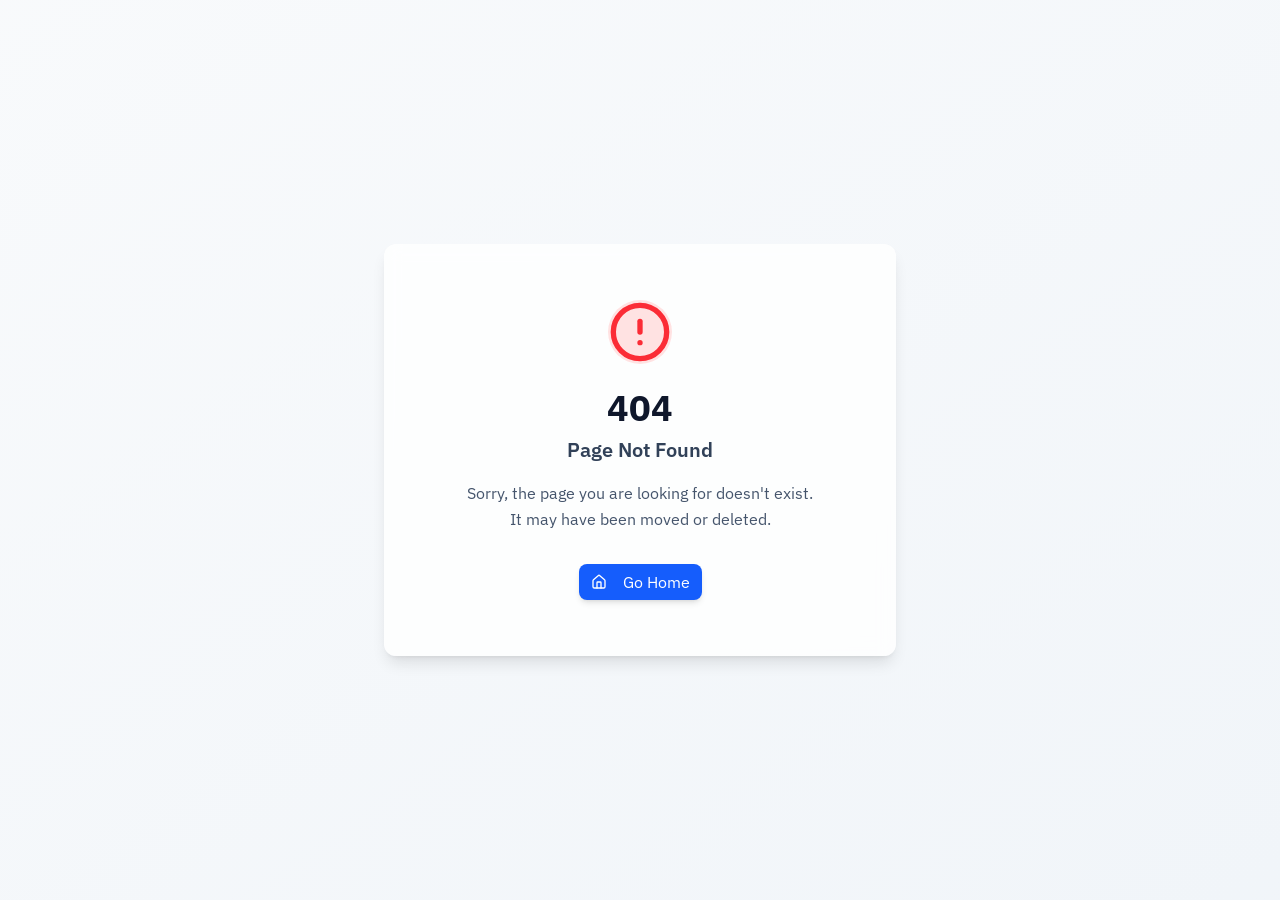
<file: index.html>
<!doctype html>
<html lang="de">
  <head>
    <meta charset="UTF-8" />
    <meta name="viewport" content="width=device-width, initial-scale=1.0, maximum-scale=1" />
    <meta name="description" content="ActClear ist ein evidenzbasierter Website-Scanner für sichtbare Transparenz- und Risikosignale nach dem EU AI Act." />
    <meta name="theme-color" content="#f7f4ec" />
    <link id="site-favicon" rel="icon" type="image/png" />
    <title>ActClear · Der EU AI Scanner</title>
    <script type="module" crossorigin src="./index-Bz2lL5KA.js"></script>
    <link rel="stylesheet" crossorigin href="./index-BYbVsceg.css">
  </head>
  <body>
    <div id="root"></div>
  </body>
</html>
</file>
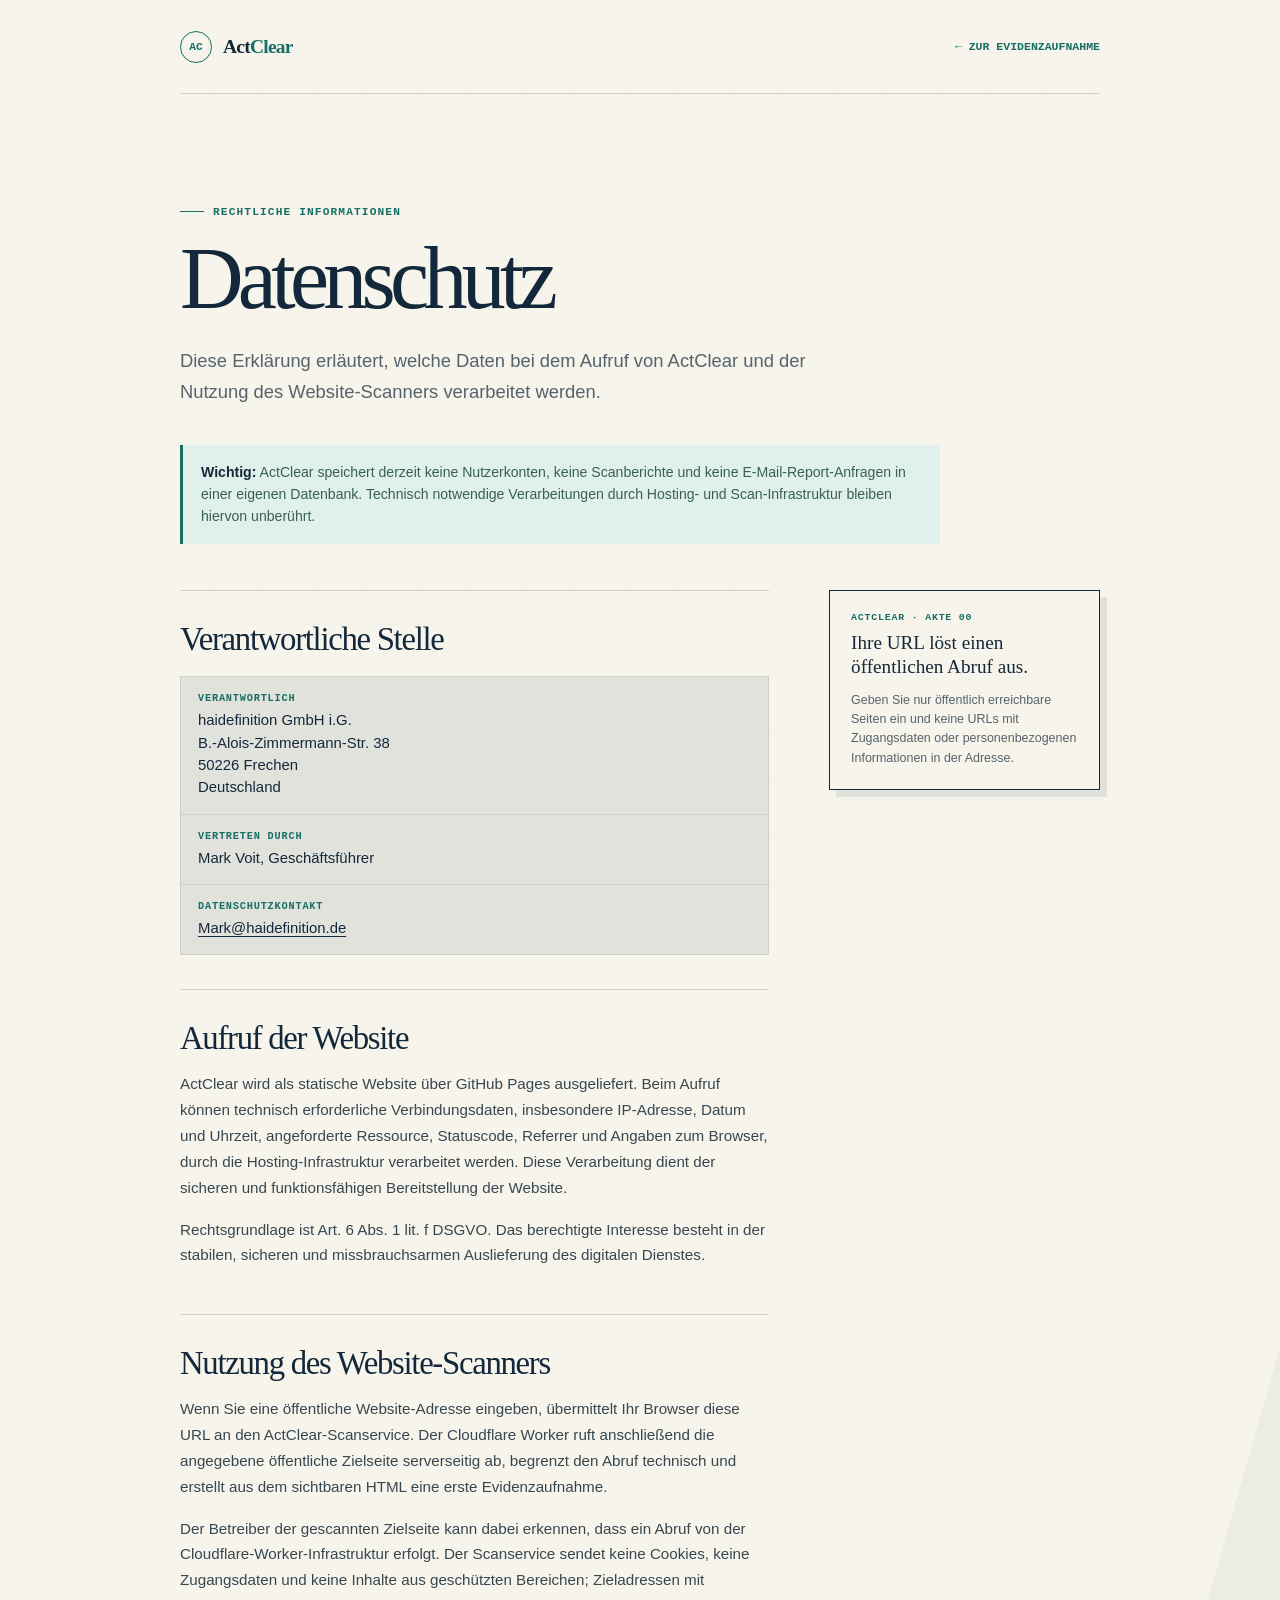
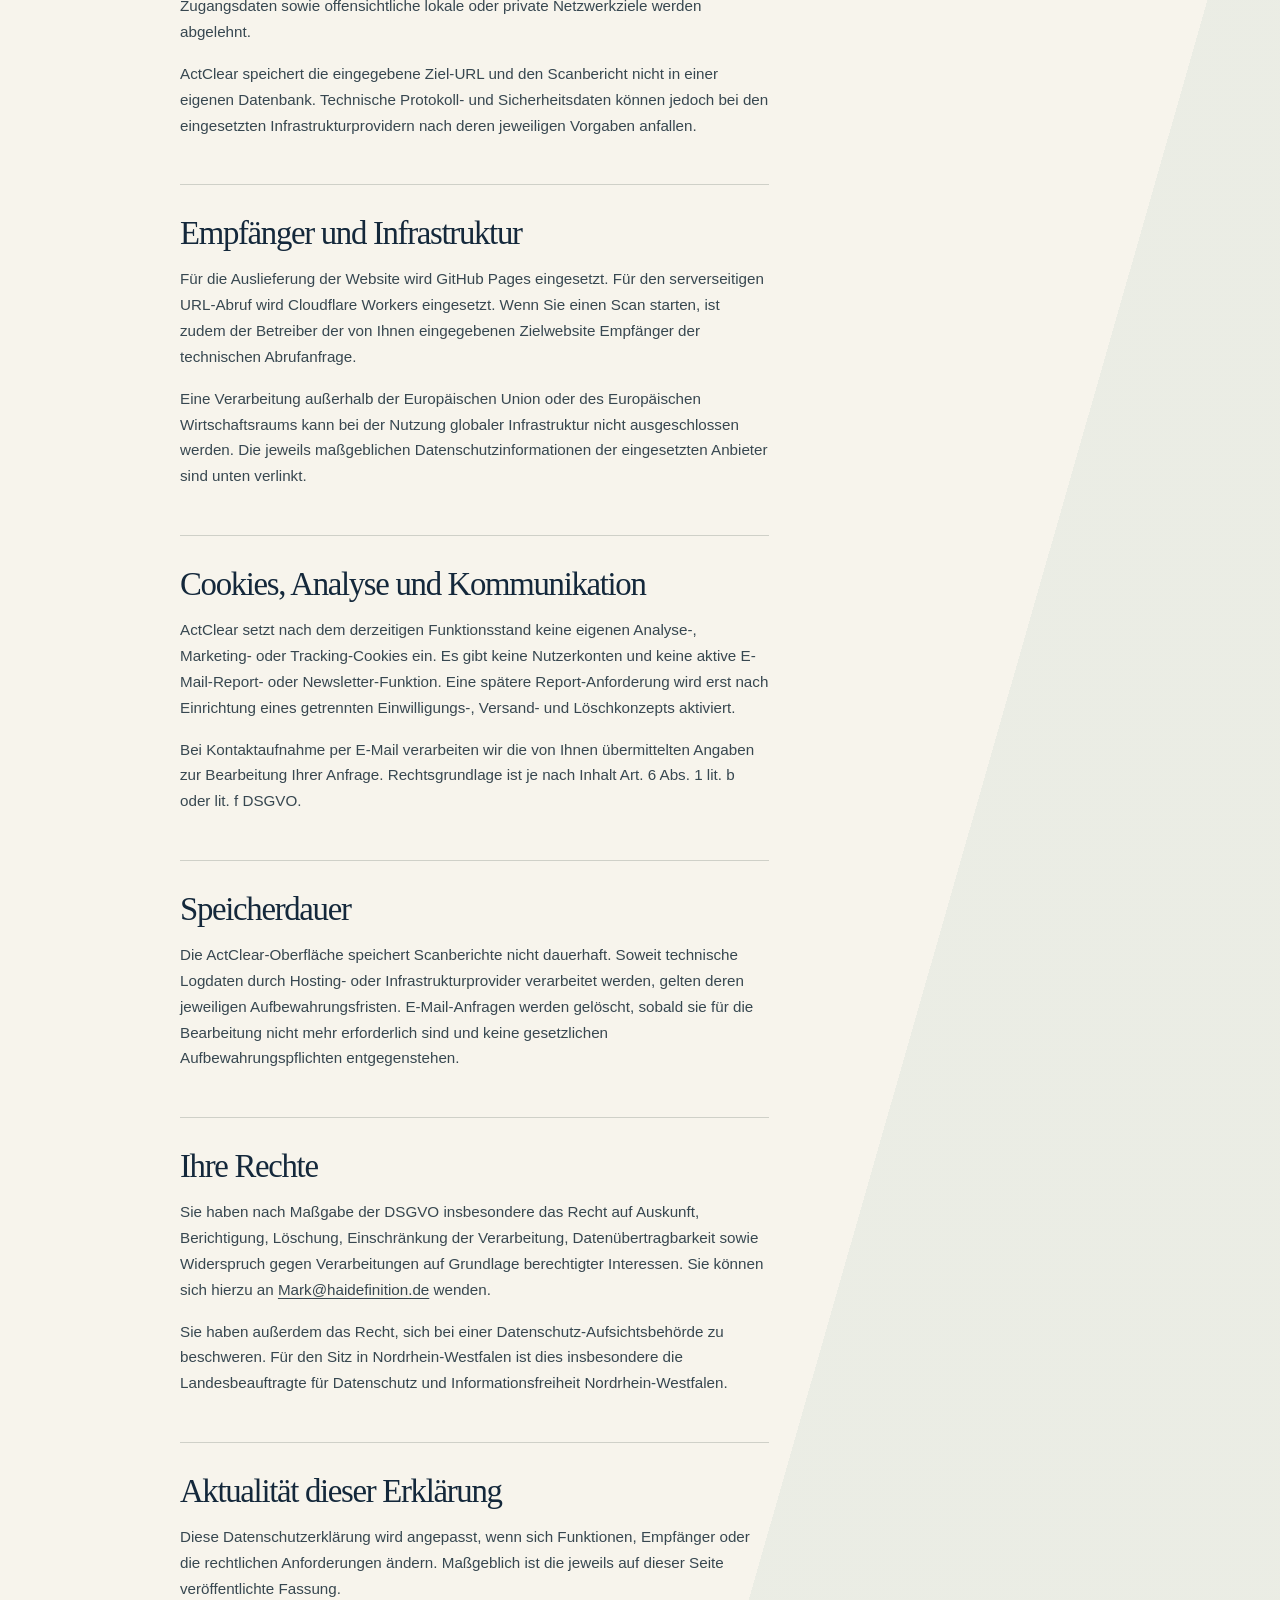
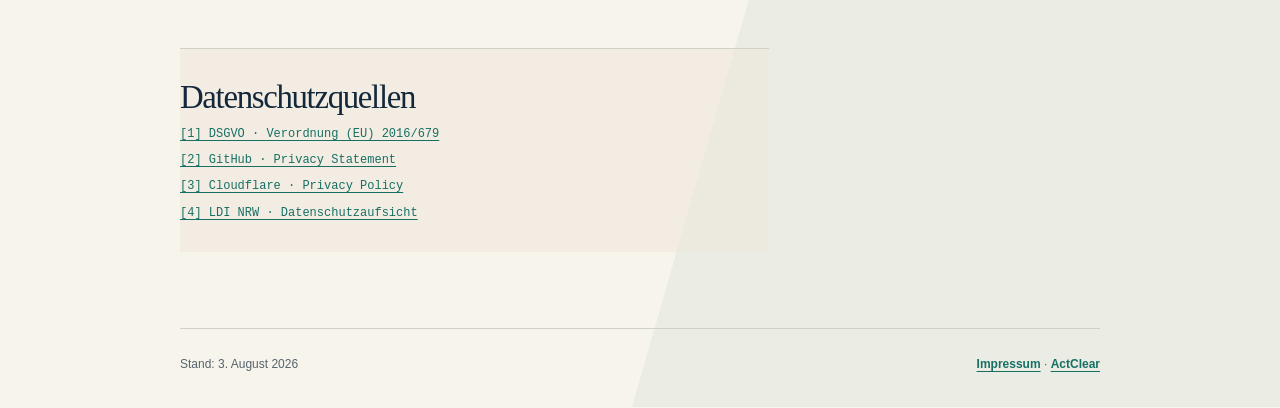
<file: datenschutz/index.html>
<!doctype html>
<html lang="de">
  <head>
    <meta charset="UTF-8" />
    <meta name="viewport" content="width=device-width, initial-scale=1.0" />
    <meta name="description" content="Datenschutzerklärung für ActClear, den EU AI Act Website-Scanner von haidefinition GmbH i.G." />
    <meta name="theme-color" content="#f7f4ec" />
    <title>Datenschutz · ActClear</title>
    <link rel="stylesheet" href="../legal.css" />
  </head>
  <body>
    <div class="legal-shell">
      <header class="legal-header">
        <a class="brand" href="../" aria-label="Zurück zu ActClear"><span class="brand-mark" aria-hidden="true">AC</span><span class="brand-word">Act<span>Clear</span></span></a>
        <a class="back-link" href="../">← Zur Evidenzaufnahme</a>
      </header>
      <main class="legal-main">
        <p class="eyebrow">Rechtliche Informationen</p>
        <h1>Datenschutz</h1>
        <p class="lead">Diese Erklärung erläutert, welche Daten bei dem Aufruf von ActClear und der Nutzung des Website-Scanners verarbeitet werden.</p>
        <div class="legal-note"><div><strong>Wichtig:</strong> ActClear speichert derzeit keine Nutzerkonten, keine Scanberichte und keine E-Mail-Report-Anfragen in einer eigenen Datenbank. Technisch notwendige Verarbeitungen durch Hosting- und Scan-Infrastruktur bleiben hiervon unberührt.</div></div>
        <div class="legal-grid">
          <div class="legal-content">
            <section>
              <h2>Verantwortliche Stelle</h2>
              <dl class="facts">
                <div><dt>Verantwortlich</dt><dd>haidefinition GmbH i.G.<br />B.-Alois-Zimmermann-Str. 38<br />50226 Frechen<br />Deutschland</dd></div>
                <div><dt>Vertreten durch</dt><dd>Mark Voit, Geschäftsführer</dd></div>
                <div><dt>Datenschutzkontakt</dt><dd><a href="mailto:Mark@haidefinition.de">Mark@haidefinition.de</a></dd></div>
              </dl>
            </section>
            <section>
              <h2>Aufruf der Website</h2>
              <p>ActClear wird als statische Website über GitHub Pages ausgeliefert. Beim Aufruf können technisch erforderliche Verbindungsdaten, insbesondere IP-Adresse, Datum und Uhrzeit, angeforderte Ressource, Statuscode, Referrer und Angaben zum Browser, durch die Hosting-Infrastruktur verarbeitet werden. Diese Verarbeitung dient der sicheren und funktionsfähigen Bereitstellung der Website.</p>
              <p>Rechtsgrundlage ist Art. 6 Abs. 1 lit. f DSGVO. Das berechtigte Interesse besteht in der stabilen, sicheren und missbrauchsarmen Auslieferung des digitalen Dienstes.</p>
            </section>
            <section>
              <h2>Nutzung des Website-Scanners</h2>
              <p>Wenn Sie eine öffentliche Website-Adresse eingeben, übermittelt Ihr Browser diese URL an den ActClear-Scanservice. Der Cloudflare Worker ruft anschließend die angegebene öffentliche Zielseite serverseitig ab, begrenzt den Abruf technisch und erstellt aus dem sichtbaren HTML eine erste Evidenzaufnahme.</p>
              <p>Der Betreiber der gescannten Zielseite kann dabei erkennen, dass ein Abruf von der Cloudflare-Worker-Infrastruktur erfolgt. Der Scanservice sendet keine Cookies, keine Zugangsdaten und keine Inhalte aus geschützten Bereichen; Zieladressen mit Zugangsdaten sowie offensichtliche lokale oder private Netzwerkziele werden abgelehnt.</p>
              <p>ActClear speichert die eingegebene Ziel-URL und den Scanbericht nicht in einer eigenen Datenbank. Technische Protokoll- und Sicherheitsdaten können jedoch bei den eingesetzten Infrastrukturprovidern nach deren jeweiligen Vorgaben anfallen.</p>
            </section>
            <section>
              <h2>Empfänger und Infrastruktur</h2>
              <p>Für die Auslieferung der Website wird GitHub Pages eingesetzt. Für den serverseitigen URL-Abruf wird Cloudflare Workers eingesetzt. Wenn Sie einen Scan starten, ist zudem der Betreiber der von Ihnen eingegebenen Zielwebsite Empfänger der technischen Abrufanfrage.</p>
              <p>Eine Verarbeitung außerhalb der Europäischen Union oder des Europäischen Wirtschaftsraums kann bei der Nutzung globaler Infrastruktur nicht ausgeschlossen werden. Die jeweils maßgeblichen Datenschutzinformationen der eingesetzten Anbieter sind unten verlinkt.</p>
            </section>
            <section>
              <h2>Cookies, Analyse und Kommunikation</h2>
              <p>ActClear setzt nach dem derzeitigen Funktionsstand keine eigenen Analyse-, Marketing- oder Tracking-Cookies ein. Es gibt keine Nutzerkonten und keine aktive E-Mail-Report- oder Newsletter-Funktion. Eine spätere Report-Anforderung wird erst nach Einrichtung eines getrennten Einwilligungs-, Versand- und Löschkonzepts aktiviert.</p>
              <p>Bei Kontaktaufnahme per E-Mail verarbeiten wir die von Ihnen übermittelten Angaben zur Bearbeitung Ihrer Anfrage. Rechtsgrundlage ist je nach Inhalt Art. 6 Abs. 1 lit. b oder lit. f DSGVO.</p>
            </section>
            <section>
              <h2>Speicherdauer</h2>
              <p>Die ActClear-Oberfläche speichert Scanberichte nicht dauerhaft. Soweit technische Logdaten durch Hosting- oder Infrastrukturprovider verarbeitet werden, gelten deren jeweiligen Aufbewahrungsfristen. E-Mail-Anfragen werden gelöscht, sobald sie für die Bearbeitung nicht mehr erforderlich sind und keine gesetzlichen Aufbewahrungspflichten entgegenstehen.</p>
            </section>
            <section>
              <h2>Ihre Rechte</h2>
              <p>Sie haben nach Maßgabe der DSGVO insbesondere das Recht auf Auskunft, Berichtigung, Löschung, Einschränkung der Verarbeitung, Datenübertragbarkeit sowie Widerspruch gegen Verarbeitungen auf Grundlage berechtigter Interessen. Sie können sich hierzu an <a href="mailto:Mark@haidefinition.de">Mark@haidefinition.de</a> wenden.</p>
              <p>Sie haben außerdem das Recht, sich bei einer Datenschutz-Aufsichtsbehörde zu beschweren. Für den Sitz in Nordrhein-Westfalen ist dies insbesondere die Landesbeauftragte für Datenschutz und Informationsfreiheit Nordrhein-Westfalen.</p>
            </section>
            <section>
              <h2>Aktualität dieser Erklärung</h2>
              <p>Diese Datenschutzerklärung wird angepasst, wenn sich Funktionen, Empfänger oder die rechtlichen Anforderungen ändern. Maßgeblich ist die jeweils auf dieser Seite veröffentlichte Fassung.</p>
            </section>
            <section class="reference-list">
              <h2>Datenschutzquellen</h2>
              <a href="https://eur-lex.europa.eu/legal-content/DE/TXT/?uri=CELEX:32016R0679" target="_blank" rel="noreferrer">[1] DSGVO · Verordnung (EU) 2016/679</a>
              <a href="https://docs.github.com/en/site-policy/privacy-policies/github-general-privacy-statement" target="_blank" rel="noreferrer">[2] GitHub · Privacy Statement</a>
              <a href="https://www.cloudflare.com/privacypolicy/" target="_blank" rel="noreferrer">[3] Cloudflare · Privacy Policy</a>
              <a href="https://www.ldi.nrw.de/" target="_blank" rel="noreferrer">[4] LDI NRW · Datenschutzaufsicht</a>
            </section>
          </div>
          <aside class="legal-aside"><span>ActClear · Akte 00</span><strong>Ihre URL löst einen öffentlichen Abruf aus.</strong><p>Geben Sie nur öffentlich erreichbare Seiten ein und keine URLs mit Zugangsdaten oder personenbezogenen Informationen in der Adresse.</p></aside>
        </div>
      </main>
      <footer class="legal-footer"><span>Stand: 3. August 2026</span><span><a href="../impressum/">Impressum</a> · <a href="../">ActClear</a></span></footer>
    </div>
  </body>
</html>
</file>
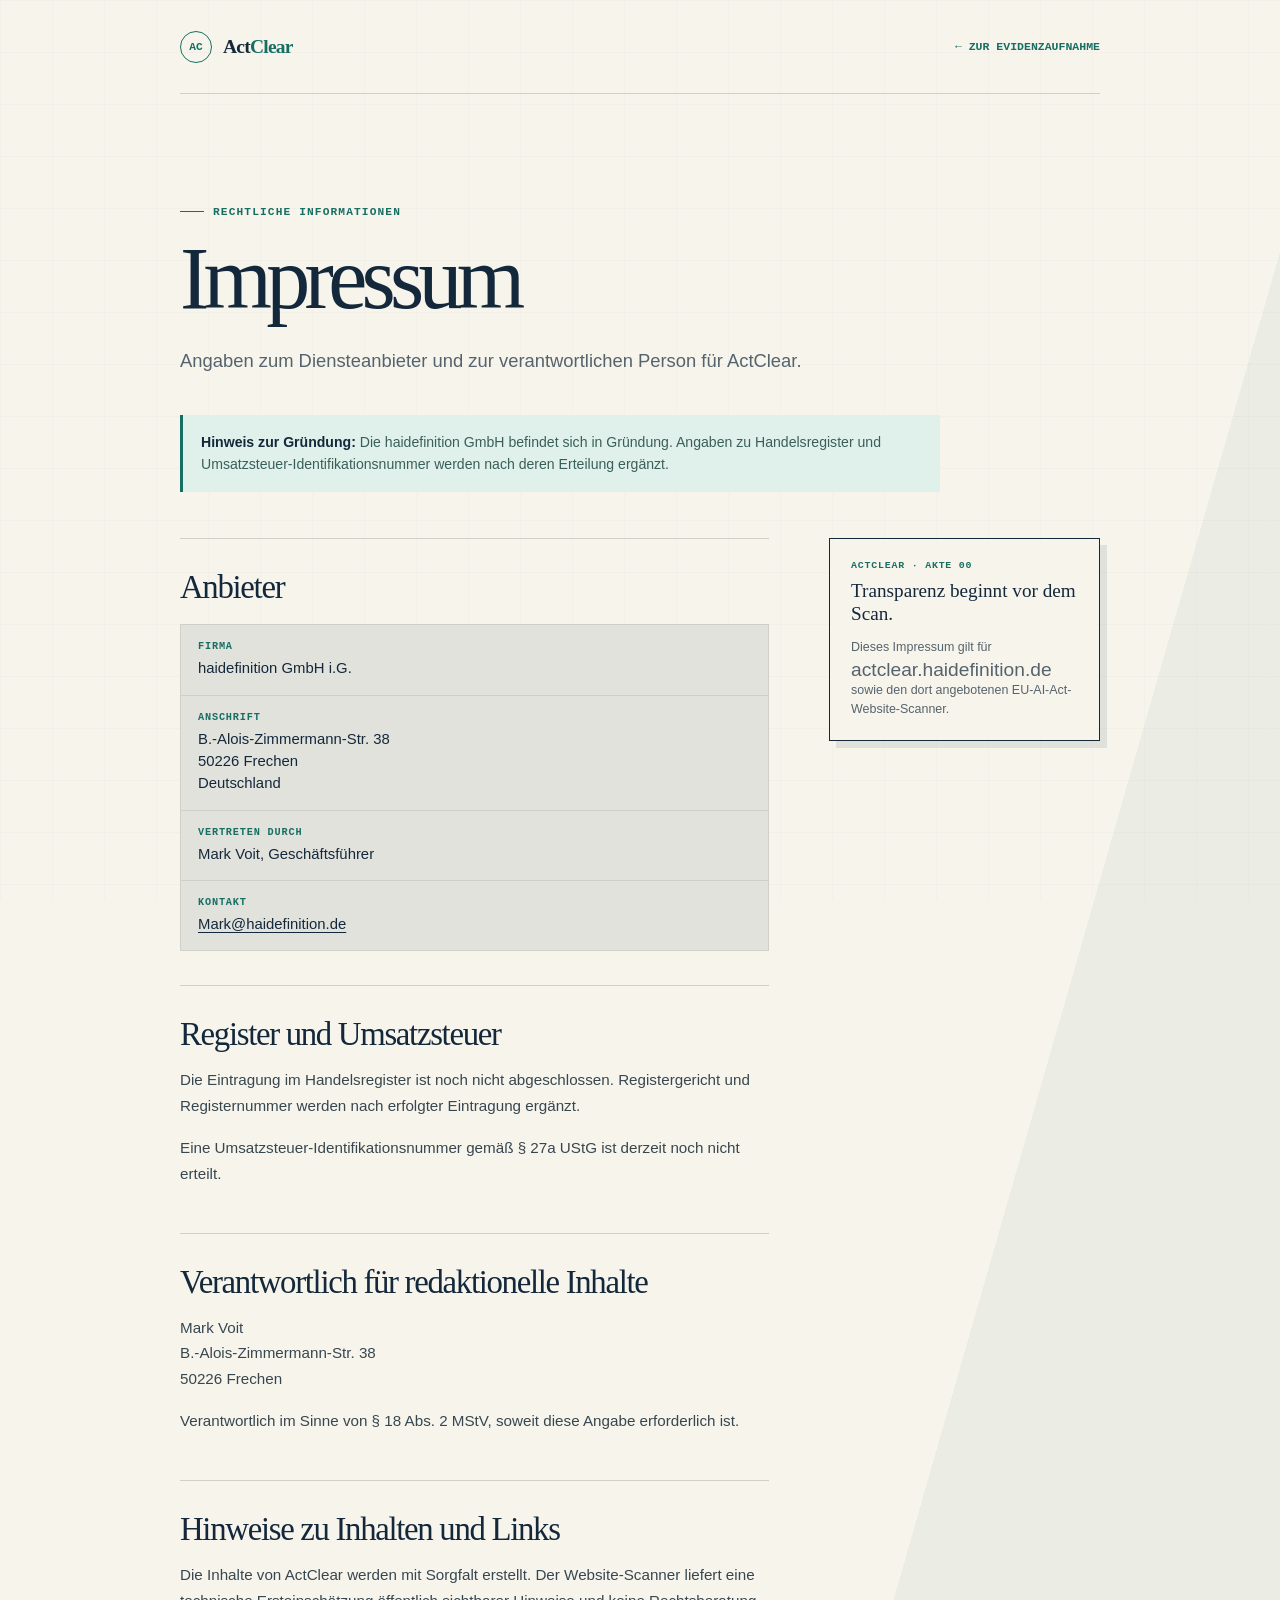
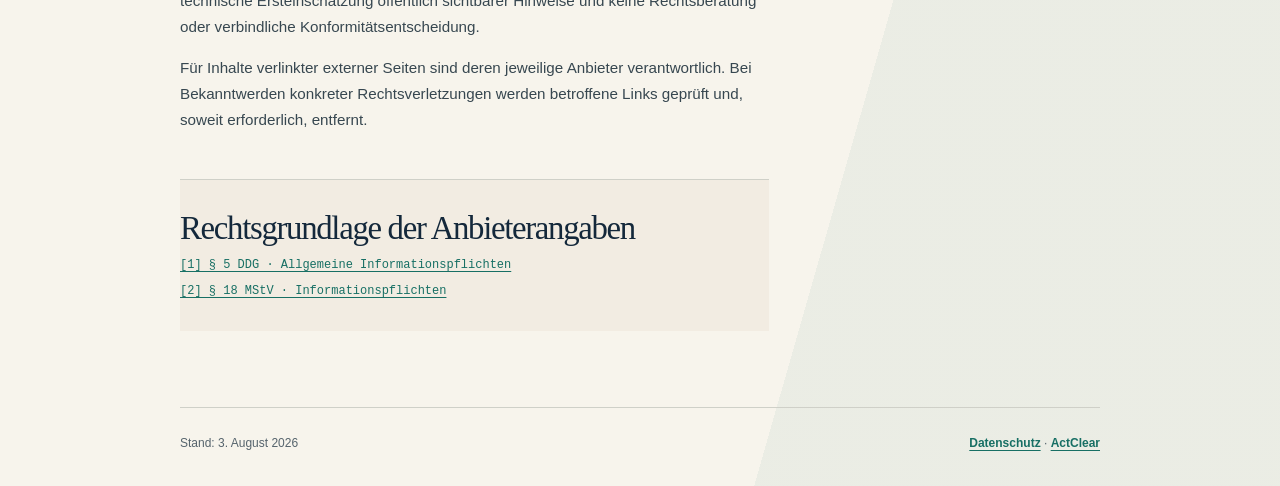
<file: impressum/index.html>
<!doctype html>
<html lang="de">
  <head>
    <meta charset="UTF-8" />
    <meta name="viewport" content="width=device-width, initial-scale=1.0" />
    <meta name="description" content="Impressum von ActClear, dem EU AI Act Website-Scanner von haidefinition GmbH i.G." />
    <meta name="theme-color" content="#f7f4ec" />
    <title>Impressum · ActClear</title>
    <link rel="stylesheet" href="../legal.css" />
  </head>
  <body>
    <div class="legal-shell">
      <header class="legal-header">
        <a class="brand" href="../" aria-label="Zurück zu ActClear"><span class="brand-mark" aria-hidden="true">AC</span><span class="brand-word">Act<span>Clear</span></span></a>
        <a class="back-link" href="../">← Zur Evidenzaufnahme</a>
      </header>
      <main class="legal-main">
        <p class="eyebrow">Rechtliche Informationen</p>
        <h1>Impressum</h1>
        <p class="lead">Angaben zum Diensteanbieter und zur verantwortlichen Person für ActClear.</p>
        <div class="legal-note"><div><strong>Hinweis zur Gründung:</strong> Die haidefinition GmbH befindet sich in Gründung. Angaben zu Handelsregister und Umsatzsteuer-Identifikationsnummer werden nach deren Erteilung ergänzt.</div></div>
        <div class="legal-grid">
          <div class="legal-content">
            <section>
              <h2>Anbieter</h2>
              <dl class="facts">
                <div><dt>Firma</dt><dd>haidefinition GmbH i.G.</dd></div>
                <div><dt>Anschrift</dt><dd>B.-Alois-Zimmermann-Str. 38<br />50226 Frechen<br />Deutschland</dd></div>
                <div><dt>Vertreten durch</dt><dd>Mark Voit, Geschäftsführer</dd></div>
                <div><dt>Kontakt</dt><dd><a href="mailto:Mark@haidefinition.de">Mark@haidefinition.de</a></dd></div>
              </dl>
            </section>
            <section>
              <h2>Register und Umsatzsteuer</h2>
              <p>Die Eintragung im Handelsregister ist noch nicht abgeschlossen. Registergericht und Registernummer werden nach erfolgter Eintragung ergänzt.</p>
              <p>Eine Umsatzsteuer-Identifikationsnummer gemäß § 27a UStG ist derzeit noch nicht erteilt.</p>
            </section>
            <section>
              <h2>Verantwortlich für redaktionelle Inhalte</h2>
              <p>Mark Voit<br />B.-Alois-Zimmermann-Str. 38<br />50226 Frechen</p>
              <p>Verantwortlich im Sinne von § 18 Abs. 2 MStV, soweit diese Angabe erforderlich ist.</p>
            </section>
            <section>
              <h2>Hinweise zu Inhalten und Links</h2>
              <p>Die Inhalte von ActClear werden mit Sorgfalt erstellt. Der Website-Scanner liefert eine technische Ersteinschätzung öffentlich sichtbarer Hinweise und keine Rechtsberatung oder verbindliche Konformitätsentscheidung.</p>
              <p>Für Inhalte verlinkter externer Seiten sind deren jeweilige Anbieter verantwortlich. Bei Bekanntwerden konkreter Rechtsverletzungen werden betroffene Links geprüft und, soweit erforderlich, entfernt.</p>
            </section>
            <section class="reference-list">
              <h2>Rechtsgrundlage der Anbieterangaben</h2>
              <a href="https://www.gesetze-im-internet.de/ddg/__5.html" target="_blank" rel="noreferrer">[1] § 5 DDG · Allgemeine Informationspflichten</a>
              <a href="https://www.gesetze-im-internet.de/mstv/__18.html" target="_blank" rel="noreferrer">[2] § 18 MStV · Informationspflichten</a>
            </section>
          </div>
          <aside class="legal-aside"><span>ActClear · Akte 00</span><strong>Transparenz beginnt vor dem Scan.</strong><p>Dieses Impressum gilt für <strong>actclear.haidefinition.de</strong> sowie den dort angebotenen EU-AI-Act-Website-Scanner.</p></aside>
        </div>
      </main>
      <footer class="legal-footer"><span>Stand: 3. August 2026</span><span><a href="../datenschutz/">Datenschutz</a> · <a href="../">ActClear</a></span></footer>
    </div>
  </body>
</html>
</file>
<file: legal.css>
/* ActClear legal pages — Civic Evidence Ledger: calm paper, clear hierarchy, accessible legal reading. */
:root { --paper: #f7f4ec; --paper-deep: #ede7da; --ink: #14283b; --ink-soft: #55636c; --green: #176f64; --green-soft: #e0f0eb; --line: #cfd0c8; --max: 920px; }
* { box-sizing: border-box; }
html { scroll-behavior: smooth; }
body { min-width: 0; margin: 0; color: var(--ink); background: var(--paper); font-family: Georgia, "Times New Roman", serif; }
a { color: inherit; text-underline-offset: 3px; }
a:hover { color: var(--green); }
.legal-shell { position: relative; overflow: hidden; min-height: 100vh; background: linear-gradient(106deg, transparent 0 72%, rgba(23, 111, 100, .055) 72% 100%); }
.legal-shell::before { position: fixed; inset: 0; z-index: 0; pointer-events: none; content: ""; opacity: .35; background-image: linear-gradient(rgba(20, 40, 59, .06) 1px, transparent 1px), linear-gradient(90deg, rgba(20, 40, 59, .05) 1px, transparent 1px); background-size: 52px 52px; }
.legal-header, .legal-main, .legal-footer { position: relative; z-index: 1; width: min(var(--max), calc(100% - 48px)); margin: 0 auto; }
.legal-header { display: flex; align-items: center; justify-content: space-between; gap: 24px; min-height: 94px; border-bottom: 1px solid var(--line); }
.brand { display: inline-flex; align-items: center; gap: 11px; color: var(--ink); font-weight: 700; text-decoration: none; }
.brand-mark { display: grid; place-items: center; width: 32px; height: 32px; overflow: hidden; color: var(--green); border: 1px solid currentColor; border-radius: 50%; font-family: ui-monospace, SFMono-Regular, Menlo, monospace; font-size: .7rem; }
.brand-word { font-size: 1.22rem; letter-spacing: -.04em; }
.brand-word span { color: var(--green); }
.back-link { display: inline-flex; align-items: center; gap: 8px; color: var(--green); font-family: ui-monospace, SFMono-Regular, Menlo, monospace; font-size: .72rem; font-weight: 700; text-decoration: none; text-transform: uppercase; }
.legal-main { padding: clamp(54px, 9vw, 104px) 0 76px; }
.eyebrow { display: inline-flex; align-items: center; gap: 9px; margin: 0 0 20px; color: var(--green); font-family: ui-monospace, SFMono-Regular, Menlo, monospace; font-size: .7rem; font-weight: 700; letter-spacing: .1em; text-transform: uppercase; }
.eyebrow::before { width: 24px; height: 1px; content: ""; background: currentColor; }
h1 { max-width: 12ch; margin: 0; font-size: clamp(3rem, 7vw, 5.5rem); font-weight: 400; letter-spacing: -.065em; line-height: .93; text-wrap: balance; }
.lead { max-width: 660px; margin: 27px 0 0; color: var(--ink-soft); font-family: Arial, Helvetica, sans-serif; font-size: clamp(1rem, 2vw, 1.15rem); line-height: 1.65; }
.legal-note { display: flex; gap: 12px; max-width: 760px; margin: 38px 0 46px; padding: 17px 18px; color: #3a5f58; border-left: 3px solid var(--green); background: var(--green-soft); font-family: Arial, Helvetica, sans-serif; font-size: .88rem; line-height: 1.55; }
.legal-note strong { color: var(--ink); }
.legal-grid { display: grid; grid-template-columns: minmax(0, 1fr) minmax(230px, .46fr); gap: 60px; align-items: start; }
.legal-content { min-width: 0; }
.legal-content section { padding: 30px 0; border-top: 1px solid var(--line); }
.legal-content h2 { margin: 0 0 14px; font-size: clamp(1.5rem, 3vw, 2.05rem); font-weight: 400; letter-spacing: -.04em; }
.legal-content h3 { margin: 25px 0 9px; font-family: Arial, Helvetica, sans-serif; font-size: .88rem; letter-spacing: .03em; text-transform: uppercase; }
.legal-content p, .legal-content li { color: #374750; font-family: Arial, Helvetica, sans-serif; font-size: .95rem; line-height: 1.7; }
.legal-content p { margin: 0 0 16px; }
.legal-content ul { margin: 0; padding-left: 1.2rem; }
.legal-content li + li { margin-top: 7px; }
.facts { display: grid; gap: 1px; margin: 18px 0 4px; border: 1px solid var(--line); background: var(--line); }
.facts div { padding: 15px 17px; background: rgba(255,255,255,.38); }
.facts dt { margin: 0 0 5px; color: var(--green); font-family: ui-monospace, SFMono-Regular, Menlo, monospace; font-size: .64rem; font-weight: 700; letter-spacing: .08em; text-transform: uppercase; }
.facts dd { margin: 0; color: var(--ink); font-family: Arial, Helvetica, sans-serif; font-size: .93rem; line-height: 1.5; }
.legal-aside { position: sticky; top: 24px; padding: 21px; border: 1px solid var(--ink); background: rgba(247,244,236,.86); box-shadow: 7px 7px 0 rgba(20,40,59,.09); }
.legal-aside span { display: block; margin-bottom: 8px; color: var(--green); font-family: ui-monospace, SFMono-Regular, Menlo, monospace; font-size: .62rem; font-weight: 700; letter-spacing: .08em; text-transform: uppercase; }
.legal-aside strong { display: block; font-size: 1.2rem; font-weight: 400; line-height: 1.2; }
.legal-aside p { margin: 13px 0 0; color: var(--ink-soft); font-family: Arial, Helvetica, sans-serif; font-size: .78rem; line-height: 1.55; }
.reference-list { padding: 20px; border-top: 1px solid var(--line); background: rgba(237,231,218,.56); }
.reference-list h2 { margin-bottom: 10px; }
.reference-list a { display: block; margin-top: 9px; color: var(--green); font-family: ui-monospace, SFMono-Regular, Menlo, monospace; font-size: .75rem; line-height: 1.45; }
.legal-footer { display: flex; justify-content: space-between; gap: 18px; padding: 28px 0 36px; border-top: 1px solid var(--line); color: var(--ink-soft); font-family: Arial, Helvetica, sans-serif; font-size: .75rem; }
.legal-footer a { color: var(--green); font-weight: 700; }
@media (max-width: 720px) { .legal-header, .legal-main, .legal-footer { width: min(100% - 30px, 600px); } .legal-header { min-height: 72px; } .legal-grid { grid-template-columns: 1fr; gap: 25px; } .legal-aside { position: static; order: -1; } h1 { font-size: clamp(2.55rem, 13vw, 3.45rem); } .legal-main { padding-top: 48px; } .legal-footer { flex-direction: column; } }
</file>
<file: index-BYbVsceg.css>
@import"https://fonts.googleapis.com/css2?family=DM+Serif+Display:ital@0;1&family=IBM+Plex+Mono:wght@400;500&family=IBM+Plex+Sans:wght@400;500;600;700&display=swap";@layer components;/*! tailwindcss v4.1.14 | MIT License | https://tailwindcss.com */@layer properties{@supports (((-webkit-hyphens:none)) and (not (margin-trim:inline))) or ((-moz-orient:inline) and (not (color:rgb(from red r g b)))){*,:before,:after,::backdrop{--tw-translate-x:0;--tw-translate-y:0;--tw-translate-z:0;--tw-rotate-x:initial;--tw-rotate-y:initial;--tw-rotate-z:initial;--tw-skew-x:initial;--tw-skew-y:initial;--tw-border-style:solid;--tw-gradient-position:initial;--tw-gradient-from:#0000;--tw-gradient-via:#0000;--tw-gradient-to:#0000;--tw-gradient-stops:initial;--tw-gradient-via-stops:initial;--tw-gradient-from-position:0%;--tw-gradient-via-position:50%;--tw-gradient-to-position:100%;--tw-leading:initial;--tw-font-weight:initial;--tw-tracking:initial;--tw-ordinal:initial;--tw-slashed-zero:initial;--tw-numeric-figure:initial;--tw-numeric-spacing:initial;--tw-numeric-fraction:initial;--tw-shadow:0 0 #0000;--tw-shadow-color:initial;--tw-shadow-alpha:100%;--tw-inset-shadow:0 0 #0000;--tw-inset-shadow-color:initial;--tw-inset-shadow-alpha:100%;--tw-ring-color:initial;--tw-ring-shadow:0 0 #0000;--tw-inset-ring-color:initial;--tw-inset-ring-shadow:0 0 #0000;--tw-ring-inset:initial;--tw-ring-offset-width:0px;--tw-ring-offset-color:#fff;--tw-ring-offset-shadow:0 0 #0000;--tw-outline-style:solid;--tw-backdrop-blur:initial;--tw-backdrop-brightness:initial;--tw-backdrop-contrast:initial;--tw-backdrop-grayscale:initial;--tw-backdrop-hue-rotate:initial;--tw-backdrop-invert:initial;--tw-backdrop-opacity:initial;--tw-backdrop-saturate:initial;--tw-backdrop-sepia:initial;--tw-duration:initial;--tw-ease:initial;--tw-content:"";--tw-animation-delay:0s;--tw-animation-direction:normal;--tw-animation-duration:initial;--tw-animation-fill-mode:none;--tw-animation-iteration-count:1;--tw-enter-blur:0;--tw-enter-opacity:1;--tw-enter-rotate:0;--tw-enter-scale:1;--tw-enter-translate-x:0;--tw-enter-translate-y:0;--tw-exit-blur:0;--tw-exit-opacity:1;--tw-exit-rotate:0;--tw-exit-scale:1;--tw-exit-translate-x:0;--tw-exit-translate-y:0}}}@layer theme{:root,:host{--color-red-100:oklch(93.6% .032 17.717);--color-red-500:oklch(63.7% .237 25.331);--color-blue-600:oklch(54.6% .245 262.881);--color-blue-700:oklch(48.8% .243 264.376);--color-slate-50:oklch(98.4% .003 247.858);--color-slate-100:oklch(96.8% .007 247.896);--color-slate-600:oklch(44.6% .043 257.281);--color-slate-700:oklch(37.2% .044 257.287);--color-slate-900:oklch(20.8% .042 265.755);--color-black:#000;--color-white:#fff;--spacing:.25rem;--container-sm:24rem;--container-lg:32rem;--container-2xl:42rem;--text-xs:.75rem;--text-xs--line-height:calc(1/.75);--text-sm:.875rem;--text-sm--line-height:calc(1.25/.875);--text-base:1rem;--text-base--line-height: 1.5 ;--text-lg:1.125rem;--text-lg--line-height:calc(1.75/1.125);--text-xl:1.25rem;--text-xl--line-height:calc(1.75/1.25);--text-4xl:2.25rem;--text-4xl--line-height:calc(2.5/2.25);--font-weight-normal:400;--font-weight-medium:500;--font-weight-semibold:600;--font-weight-bold:700;--tracking-tight:-.025em;--tracking-widest:.1em;--leading-snug:1.375;--leading-normal:1.5;--leading-relaxed:1.625;--radius-xs:.125rem;--radius-sm:.25rem;--radius-md:.375rem;--radius-lg:.5rem;--radius-xl:.75rem;--ease-out:cubic-bezier(0,0,.2,1);--ease-in-out:cubic-bezier(.4,0,.2,1);--animate-spin:spin 1s linear infinite;--animate-pulse:pulse 2s cubic-bezier(.4,0,.6,1)infinite;--blur-sm:8px;--blur-2xl:40px;--aspect-video:16/9;--default-transition-duration:.15s;--default-transition-timing-function:cubic-bezier(.4,0,.2,1);--default-font-family:"IBM Plex Sans",Arial,sans-serif;--default-mono-font-family:"IBM Plex Mono",monospace;--color-border:var(--border)}}@layer base{*,:after,:before,::backdrop{box-sizing:border-box;border:0 solid;margin:0;padding:0}::file-selector-button{box-sizing:border-box;border:0 solid;margin:0;padding:0}html,:host{-webkit-text-size-adjust:100%;tab-size:4;line-height:1.5;font-family:var(--default-font-family,ui-sans-serif,system-ui,sans-serif,"Apple Color Emoji","Segoe UI Emoji","Segoe UI Symbol","Noto Color Emoji");font-feature-settings:var(--default-font-feature-settings,normal);font-variation-settings:var(--default-font-variation-settings,normal);-webkit-tap-highlight-color:transparent}hr{height:0;color:inherit;border-top-width:1px}abbr:where([title]){-webkit-text-decoration:underline dotted;text-decoration:underline dotted}h1,h2,h3,h4,h5,h6{font-size:inherit;font-weight:inherit}a{color:inherit;-webkit-text-decoration:inherit;text-decoration:inherit}b,strong{font-weight:bolder}code,kbd,samp,pre{font-family:var(--default-mono-font-family,ui-monospace,SFMono-Regular,Menlo,Monaco,Consolas,"Liberation Mono","Courier New",monospace);font-feature-settings:var(--default-mono-font-feature-settings,normal);font-variation-settings:var(--default-mono-font-variation-settings,normal);font-size:1em}small{font-size:80%}sub,sup{vertical-align:baseline;font-size:75%;line-height:0;position:relative}sub{bottom:-.25em}sup{top:-.5em}table{text-indent:0;border-color:inherit;border-collapse:collapse}:-moz-focusring{outline:auto}progress{vertical-align:baseline}summary{display:list-item}ol,ul,menu{list-style:none}img,svg,video,canvas,audio,iframe,embed,object{vertical-align:middle;display:block}img,video{max-width:100%;height:auto}button,input,select,optgroup,textarea{font:inherit;font-feature-settings:inherit;font-variation-settings:inherit;letter-spacing:inherit;color:inherit;opacity:1;background-color:#0000;border-radius:0}::file-selector-button{font:inherit;font-feature-settings:inherit;font-variation-settings:inherit;letter-spacing:inherit;color:inherit;opacity:1;background-color:#0000;border-radius:0}:where(select:is([multiple],[size])) optgroup{font-weight:bolder}:where(select:is([multiple],[size])) optgroup option{padding-inline-start:20px}::file-selector-button{margin-inline-end:4px}::placeholder{opacity:1}@supports (not ((-webkit-appearance:-apple-pay-button))) or (contain-intrinsic-size:1px){::placeholder{color:currentColor}@supports (color:color-mix(in lab,red,red)){::placeholder{color:color-mix(in oklab,currentcolor 50%,transparent)}}}textarea{resize:vertical}::-webkit-search-decoration{-webkit-appearance:none}::-webkit-date-and-time-value{min-height:1lh;text-align:inherit}::-webkit-datetime-edit{display:inline-flex}::-webkit-datetime-edit-fields-wrapper{padding:0}::-webkit-datetime-edit{padding-block:0}::-webkit-datetime-edit-year-field{padding-block:0}::-webkit-datetime-edit-month-field{padding-block:0}::-webkit-datetime-edit-day-field{padding-block:0}::-webkit-datetime-edit-hour-field{padding-block:0}::-webkit-datetime-edit-minute-field{padding-block:0}::-webkit-datetime-edit-second-field{padding-block:0}::-webkit-datetime-edit-millisecond-field{padding-block:0}::-webkit-datetime-edit-meridiem-field{padding-block:0}::-webkit-calendar-picker-indicator{line-height:1}:-moz-ui-invalid{box-shadow:none}button,input:where([type=button],[type=reset],[type=submit]){appearance:button}::file-selector-button{appearance:button}::-webkit-inner-spin-button{height:auto}::-webkit-outer-spin-button{height:auto}[hidden]:where(:not([hidden=until-found])){display:none!important}button:not(:disabled),[role=button]:not([aria-disabled=true]),a[href]{cursor:pointer}}@layer utilities{.\@container\/card-header{container:card-header/inline-size}.\@container\/field-group{container:field-group/inline-size}.pointer-events-none{pointer-events:none}.invisible{visibility:hidden}.sr-only{clip-path:inset(50%);white-space:nowrap;border-width:0;width:1px;height:1px;margin:-1px;padding:0;position:absolute;overflow:hidden}.absolute{position:absolute}.fixed{position:fixed}.relative{position:relative}.static{position:static}.inset-0{inset:calc(var(--spacing)*0)}.inset-x-0{inset-inline:calc(var(--spacing)*0)}.inset-y-0{inset-block:calc(var(--spacing)*0)}.-top-12{top:calc(var(--spacing)*-12)}.top-0{top:calc(var(--spacing)*0)}.top-1\.5{top:calc(var(--spacing)*1.5)}.top-1\/2{top:50%}.top-3\.5{top:calc(var(--spacing)*3.5)}.top-4{top:calc(var(--spacing)*4)}.top-\[1px\]{top:1px}.top-\[50\%\]{top:50%}.top-\[60\%\]{top:60%}.top-full{top:100%}.-right-12{right:calc(var(--spacing)*-12)}.right-0{right:calc(var(--spacing)*0)}.right-1{right:calc(var(--spacing)*1)}.right-2{right:calc(var(--spacing)*2)}.right-3{right:calc(var(--spacing)*3)}.right-4{right:calc(var(--spacing)*4)}.-bottom-12{bottom:calc(var(--spacing)*-12)}.bottom-0{bottom:calc(var(--spacing)*0)}.-left-12{left:calc(var(--spacing)*-12)}.left-0{left:calc(var(--spacing)*0)}.left-1\/2{left:50%}.left-2{left:calc(var(--spacing)*2)}.left-\[50\%\]{left:50%}.isolate{isolation:isolate}.z-10{z-index:10}.z-20{z-index:20}.z-50{z-index:50}.z-\[1\]{z-index:1}.order-first{order:-9999}.order-last{order:9999}.col-start-2{grid-column-start:2}.row-span-2{grid-row:span 2/span 2}.row-start-1{grid-row-start:1}.container{width:100%}@media (min-width:40rem){.container{max-width:40rem}}@media (min-width:48rem){.container{max-width:48rem}}@media (min-width:64rem){.container{max-width:64rem}}@media (min-width:80rem){.container{max-width:80rem}}@media (min-width:96rem){.container{max-width:96rem}}.\!m-0{margin:calc(var(--spacing)*0)!important}.-mx-1{margin-inline:calc(var(--spacing)*-1)}.mx-2{margin-inline:calc(var(--spacing)*2)}.mx-3\.5{margin-inline:calc(var(--spacing)*3.5)}.mx-4{margin-inline:calc(var(--spacing)*4)}.mx-auto{margin-inline:auto}.-my-2{margin-block:calc(var(--spacing)*-2)}.my-0{margin-block:calc(var(--spacing)*0)}.my-0\.5{margin-block:calc(var(--spacing)*.5)}.my-1{margin-block:calc(var(--spacing)*1)}.-mt-4{margin-top:calc(var(--spacing)*-4)}.mt-1\.5{margin-top:calc(var(--spacing)*1.5)}.mt-2{margin-top:calc(var(--spacing)*2)}.mt-4{margin-top:calc(var(--spacing)*4)}.mt-auto{margin-top:auto}.mr-2{margin-right:calc(var(--spacing)*2)}.mb-2{margin-bottom:calc(var(--spacing)*2)}.mb-3{margin-bottom:calc(var(--spacing)*3)}.mb-4{margin-bottom:calc(var(--spacing)*4)}.mb-6{margin-bottom:calc(var(--spacing)*6)}.mb-8{margin-bottom:calc(var(--spacing)*8)}.-ml-4{margin-left:calc(var(--spacing)*-4)}.ml-1{margin-left:calc(var(--spacing)*1)}.ml-4{margin-left:calc(var(--spacing)*4)}.ml-auto{margin-left:auto}.line-clamp-1{-webkit-line-clamp:1;-webkit-box-orient:vertical;display:-webkit-box;overflow:hidden}.line-clamp-2{-webkit-line-clamp:2;-webkit-box-orient:vertical;display:-webkit-box;overflow:hidden}.block{display:block}.flex{display:flex}.grid{display:grid}.hidden{display:none}.inline-flex{display:inline-flex}.table{display:table}.table-caption{display:table-caption}.table-cell{display:table-cell}.table-row{display:table-row}.field-sizing-content{field-sizing:content}.aspect-square{aspect-ratio:1}.aspect-video{aspect-ratio:var(--aspect-video)}.size-\(--cell-size\){width:var(--cell-size);height:var(--cell-size)}.size-2{width:calc(var(--spacing)*2);height:calc(var(--spacing)*2)}.size-2\.5{width:calc(var(--spacing)*2.5);height:calc(var(--spacing)*2.5)}.size-3{width:calc(var(--spacing)*3);height:calc(var(--spacing)*3)}.size-3\.5{width:calc(var(--spacing)*3.5);height:calc(var(--spacing)*3.5)}.size-4{width:calc(var(--spacing)*4);height:calc(var(--spacing)*4)}.size-6{width:calc(var(--spacing)*6);height:calc(var(--spacing)*6)}.size-7{width:calc(var(--spacing)*7);height:calc(var(--spacing)*7)}.size-8{width:calc(var(--spacing)*8);height:calc(var(--spacing)*8)}.size-9{width:calc(var(--spacing)*9);height:calc(var(--spacing)*9)}.size-10{width:calc(var(--spacing)*10);height:calc(var(--spacing)*10)}.size-auto{width:auto;height:auto}.size-full{width:100%;height:100%}.h-\(--cell-size\){height:var(--cell-size)}.h-1\.5{height:calc(var(--spacing)*1.5)}.h-2{height:calc(var(--spacing)*2)}.h-2\.5{height:calc(var(--spacing)*2.5)}.h-4{height:calc(var(--spacing)*4)}.h-5{height:calc(var(--spacing)*5)}.h-6{height:calc(var(--spacing)*6)}.h-7{height:calc(var(--spacing)*7)}.h-8{height:calc(var(--spacing)*8)}.h-9{height:calc(var(--spacing)*9)}.h-10{height:calc(var(--spacing)*10)}.h-12{height:calc(var(--spacing)*12)}.h-16{height:calc(var(--spacing)*16)}.h-\[1\.15rem\]{height:1.15rem}.h-\[500px\]{height:500px}.h-\[calc\(100\%-1px\)\]{height:calc(100% - 1px)}.h-\[var\(--radix-navigation-menu-viewport-height\)\]{height:var(--radix-navigation-menu-viewport-height)}.h-\[var\(--radix-select-trigger-height\)\]{height:var(--radix-select-trigger-height)}.h-auto{height:auto}.h-full{height:100%}.h-px{height:1px}.h-svh{height:100svh}.max-h-\(--radix-context-menu-content-available-height\){max-height:var(--radix-context-menu-content-available-height)}.max-h-\(--radix-dropdown-menu-content-available-height\){max-height:var(--radix-dropdown-menu-content-available-height)}.max-h-\(--radix-select-content-available-height\){max-height:var(--radix-select-content-available-height)}.max-h-\[300px\]{max-height:300px}.min-h-0{min-height:calc(var(--spacing)*0)}.min-h-4{min-height:calc(var(--spacing)*4)}.min-h-16{min-height:calc(var(--spacing)*16)}.min-h-screen{min-height:100vh}.min-h-svh{min-height:100svh}.w-\(--cell-size\){width:var(--cell-size)}.w-\(--sidebar-width\){width:var(--sidebar-width)}.w-0{width:calc(var(--spacing)*0)}.w-1{width:calc(var(--spacing)*1)}.w-2{width:calc(var(--spacing)*2)}.w-2\.5{width:calc(var(--spacing)*2.5)}.w-3{width:calc(var(--spacing)*3)}.w-3\/4{width:75%}.w-4{width:calc(var(--spacing)*4)}.w-5{width:calc(var(--spacing)*5)}.w-8{width:calc(var(--spacing)*8)}.w-9{width:calc(var(--spacing)*9)}.w-10{width:calc(var(--spacing)*10)}.w-16{width:calc(var(--spacing)*16)}.w-64{width:calc(var(--spacing)*64)}.w-72{width:calc(var(--spacing)*72)}.w-\[100px\]{width:100px}.w-\[400px\]{width:400px}.w-auto{width:auto}.w-fit{width:fit-content}.w-full{width:100%}.w-max{width:max-content}.w-px{width:1px}.max-w-\(--skeleton-width\){max-width:var(--skeleton-width)}.max-w-2xl{max-width:var(--container-2xl)}.max-w-\[calc\(100\%-2rem\)\]{max-width:calc(100% - 2rem)}.max-w-lg{max-width:var(--container-lg)}.max-w-max{max-width:max-content}.max-w-sm{max-width:var(--container-sm)}.min-w-\(--cell-size\){min-width:var(--cell-size)}.min-w-0{min-width:calc(var(--spacing)*0)}.min-w-5{min-width:calc(var(--spacing)*5)}.min-w-8{min-width:calc(var(--spacing)*8)}.min-w-9{min-width:calc(var(--spacing)*9)}.min-w-10{min-width:calc(var(--spacing)*10)}.min-w-\[8rem\]{min-width:8rem}.min-w-\[12rem\]{min-width:12rem}.min-w-\[var\(--radix-select-trigger-width\)\]{min-width:var(--radix-select-trigger-width)}.flex-1{flex:1}.flex-shrink-0,.shrink-0{flex-shrink:0}.grow{flex-grow:1}.grow-0{flex-grow:0}.basis-full{flex-basis:100%}.caption-bottom{caption-side:bottom}.border-collapse{border-collapse:collapse}.origin-\(--radix-context-menu-content-transform-origin\){transform-origin:var(--radix-context-menu-content-transform-origin)}.origin-\(--radix-dropdown-menu-content-transform-origin\){transform-origin:var(--radix-dropdown-menu-content-transform-origin)}.origin-\(--radix-hover-card-content-transform-origin\){transform-origin:var(--radix-hover-card-content-transform-origin)}.origin-\(--radix-menubar-content-transform-origin\){transform-origin:var(--radix-menubar-content-transform-origin)}.origin-\(--radix-popover-content-transform-origin\){transform-origin:var(--radix-popover-content-transform-origin)}.origin-\(--radix-select-content-transform-origin\){transform-origin:var(--radix-select-content-transform-origin)}.origin-\(--radix-tooltip-content-transform-origin\){transform-origin:var(--radix-tooltip-content-transform-origin)}.-translate-x-1\/2{--tw-translate-x: -50% ;translate:var(--tw-translate-x)var(--tw-translate-y)}.-translate-x-px{--tw-translate-x:-1px;translate:var(--tw-translate-x)var(--tw-translate-y)}.translate-x-\[-50\%\]{--tw-translate-x:-50%;translate:var(--tw-translate-x)var(--tw-translate-y)}.translate-x-px{--tw-translate-x:1px;translate:var(--tw-translate-x)var(--tw-translate-y)}.-translate-y-1\/2{--tw-translate-y: -50% ;translate:var(--tw-translate-x)var(--tw-translate-y)}.translate-y-0\.5{--tw-translate-y:calc(var(--spacing)*.5);translate:var(--tw-translate-x)var(--tw-translate-y)}.translate-y-\[-50\%\]{--tw-translate-y:-50%;translate:var(--tw-translate-x)var(--tw-translate-y)}.translate-y-\[calc\(-50\%_-_2px\)\]{--tw-translate-y: calc(-50% - 2px) ;translate:var(--tw-translate-x)var(--tw-translate-y)}.rotate-45{rotate:45deg}.rotate-90{rotate:90deg}.transform{transform:var(--tw-rotate-x,)var(--tw-rotate-y,)var(--tw-rotate-z,)var(--tw-skew-x,)var(--tw-skew-y,)}.animate-caret-blink{animation:1.25s ease-out infinite caret-blink}.animate-in{animation:enter var(--tw-animation-duration,var(--tw-duration,.15s))var(--tw-ease,ease)var(--tw-animation-delay,0s)var(--tw-animation-iteration-count,1)var(--tw-animation-direction,normal)var(--tw-animation-fill-mode,none)}.animate-pulse{animation:var(--animate-pulse)}.animate-spin{animation:var(--animate-spin)}.cursor-default{cursor:default}.cursor-pointer{cursor:pointer}.cursor-text{cursor:text}.touch-none{touch-action:none}.resize-none{resize:none}.scroll-my-1{scroll-margin-block:calc(var(--spacing)*1)}.scroll-py-1{scroll-padding-block:calc(var(--spacing)*1)}.list-disc{list-style-type:disc}.list-none{list-style-type:none}.auto-rows-min{grid-auto-rows:min-content}.grid-cols-\[0_1fr\]{grid-template-columns:0 1fr}.grid-rows-\[auto_auto\]{grid-template-rows:auto auto}.flex-col{flex-direction:column}.flex-col-reverse{flex-direction:column-reverse}.flex-row{flex-direction:row}.flex-wrap{flex-wrap:wrap}.items-center{align-items:center}.items-end{align-items:flex-end}.items-start{align-items:flex-start}.items-stretch{align-items:stretch}.justify-between{justify-content:space-between}.justify-center{justify-content:center}.justify-start{justify-content:flex-start}.justify-items-start{justify-items:start}.gap-0{gap:calc(var(--spacing)*0)}.gap-0\.5{gap:calc(var(--spacing)*.5)}.gap-1{gap:calc(var(--spacing)*1)}.gap-1\.5{gap:calc(var(--spacing)*1.5)}.gap-2{gap:calc(var(--spacing)*2)}.gap-2\.5{gap:calc(var(--spacing)*2.5)}.gap-3{gap:calc(var(--spacing)*3)}.gap-4{gap:calc(var(--spacing)*4)}.gap-6{gap:calc(var(--spacing)*6)}.gap-7{gap:calc(var(--spacing)*7)}.gap-y-0\.5{row-gap:calc(var(--spacing)*.5)}.self-start{align-self:flex-start}.self-stretch{align-self:stretch}.justify-self-end{justify-self:flex-end}.truncate{text-overflow:ellipsis;white-space:nowrap;overflow:hidden}.overflow-auto{overflow:auto}.overflow-hidden{overflow:hidden}.overflow-x-auto{overflow-x:auto}.overflow-x-hidden{overflow-x:hidden}.overflow-y-auto{overflow-y:auto}.rounded{border-radius:.25rem}.rounded-\[2px\]{border-radius:2px}.rounded-\[4px\]{border-radius:4px}.rounded-\[10px\]{border-radius:10px}.rounded-\[20px\]{border-radius:20px}.rounded-\[calc\(var\(--radius\)-5px\)\]{border-radius:calc(var(--radius) - 5px)}.rounded-\[inherit\]{border-radius:inherit}.rounded-full{border-radius:3.40282e38px}.rounded-lg{border-radius:var(--radius-lg)}.rounded-md{border-radius:var(--radius-md)}.rounded-none{border-radius:0}.rounded-sm{border-radius:var(--radius-sm)}.rounded-xl{border-radius:var(--radius-xl)}.rounded-xs{border-radius:var(--radius-xs)}.rounded-l-md{border-top-left-radius:var(--radius-md);border-bottom-left-radius:var(--radius-md)}.rounded-tl-sm{border-top-left-radius:var(--radius-sm)}.rounded-r-md{border-top-right-radius:var(--radius-md);border-bottom-right-radius:var(--radius-md)}.border{border-style:var(--tw-border-style);border-width:1px}.border-0{border-style:var(--tw-border-style);border-width:0}.border-\[1\.5px\]{border-style:var(--tw-border-style);border-width:1.5px}.border-y{border-block-style:var(--tw-border-style);border-block-width:1px}.border-t{border-top-style:var(--tw-border-style);border-top-width:1px}.border-r{border-right-style:var(--tw-border-style);border-right-width:1px}.border-b{border-bottom-style:var(--tw-border-style);border-bottom-width:1px}.border-l{border-left-style:var(--tw-border-style);border-left-width:1px}.border-dashed{--tw-border-style:dashed;border-style:dashed}.border-\(--color-border\){border-color:var(--color-border)}.border-\[rgba\(0\,0\,0\,0\.08\)\]{border-color:#00000014}.border-border,.border-border\/50{border-color:var(--border)}@supports (color:color-mix(in lab,red,red)){.border-border\/50{border-color:color-mix(in oklab,var(--border)50%,transparent)}}.border-primary{border-color:var(--primary)}.border-transparent{border-color:#0000}.border-t-transparent{border-top-color:#0000}.border-l-transparent{border-left-color:#0000}.bg-\(--color-bg\){background-color:var(--color-bg)}.bg-\[\#1a1a19\]{background-color:#1a1a19}.bg-\[\#f8f8f7\]{background-color:#f8f8f7}.bg-background{background-color:var(--background)}.bg-black\/50{background-color:#00000080}@supports (color:color-mix(in lab,red,red)){.bg-black\/50{background-color:color-mix(in oklab,var(--color-black)50%,transparent)}}.bg-blue-600{background-color:var(--color-blue-600)}.bg-border{background-color:var(--border)}.bg-card{background-color:var(--card)}.bg-foreground{background-color:var(--foreground)}.bg-muted,.bg-muted\/50{background-color:var(--muted)}@supports (color:color-mix(in lab,red,red)){.bg-muted\/50{background-color:color-mix(in oklab,var(--muted)50%,transparent)}}.bg-primary,.bg-primary\/20{background-color:var(--primary)}@supports (color:color-mix(in lab,red,red)){.bg-primary\/20{background-color:color-mix(in oklab,var(--primary)20%,transparent)}}.bg-red-100{background-color:var(--color-red-100)}.bg-transparent{background-color:#0000}.bg-white{background-color:var(--color-white)}.bg-white\/80{background-color:#fffc}@supports (color:color-mix(in lab,red,red)){.bg-white\/80{background-color:color-mix(in oklab,var(--color-white)80%,transparent)}}.bg-gradient-to-br{--tw-gradient-position:to bottom right in oklab;background-image:linear-gradient(var(--tw-gradient-stops))}.from-slate-50{--tw-gradient-from:var(--color-slate-50);--tw-gradient-stops:var(--tw-gradient-via-stops,var(--tw-gradient-position),var(--tw-gradient-from)var(--tw-gradient-from-position),var(--tw-gradient-to)var(--tw-gradient-to-position))}.to-slate-100{--tw-gradient-to:var(--color-slate-100);--tw-gradient-stops:var(--tw-gradient-via-stops,var(--tw-gradient-position),var(--tw-gradient-from)var(--tw-gradient-from-position),var(--tw-gradient-to)var(--tw-gradient-to-position))}.fill-current{fill:currentColor}.fill-foreground{fill:var(--foreground)}.fill-primary{fill:var(--primary)}.p-0{padding:calc(var(--spacing)*0)}.p-1{padding:calc(var(--spacing)*1)}.p-2{padding:calc(var(--spacing)*2)}.p-3{padding:calc(var(--spacing)*3)}.p-4{padding:calc(var(--spacing)*4)}.p-5{padding:calc(var(--spacing)*5)}.p-6{padding:calc(var(--spacing)*6)}.p-8{padding:calc(var(--spacing)*8)}.p-\[3px\]{padding:3px}.p-px{padding:1px}.px-\(--cell-size\){padding-inline:var(--cell-size)}.px-1{padding-inline:calc(var(--spacing)*1)}.px-1\.5{padding-inline:calc(var(--spacing)*1.5)}.px-2{padding-inline:calc(var(--spacing)*2)}.px-2\.5{padding-inline:calc(var(--spacing)*2.5)}.px-3{padding-inline:calc(var(--spacing)*3)}.px-4{padding-inline:calc(var(--spacing)*4)}.px-5{padding-inline:calc(var(--spacing)*5)}.px-6{padding-inline:calc(var(--spacing)*6)}.py-0\.5{padding-block:calc(var(--spacing)*.5)}.py-1{padding-block:calc(var(--spacing)*1)}.py-1\.5{padding-block:calc(var(--spacing)*1.5)}.py-2{padding-block:calc(var(--spacing)*2)}.py-2\.5{padding-block:calc(var(--spacing)*2.5)}.py-3{padding-block:calc(var(--spacing)*3)}.py-4{padding-block:calc(var(--spacing)*4)}.py-5{padding-block:calc(var(--spacing)*5)}.py-6{padding-block:calc(var(--spacing)*6)}.pt-0{padding-top:calc(var(--spacing)*0)}.pt-3{padding-top:calc(var(--spacing)*3)}.pt-4{padding-top:calc(var(--spacing)*4)}.pt-8{padding-top:calc(var(--spacing)*8)}.pt-12{padding-top:calc(var(--spacing)*12)}.pr-1{padding-right:calc(var(--spacing)*1)}.pr-2{padding-right:calc(var(--spacing)*2)}.pr-2\.5{padding-right:calc(var(--spacing)*2.5)}.pr-3{padding-right:calc(var(--spacing)*3)}.pr-8{padding-right:calc(var(--spacing)*8)}.pb-3{padding-bottom:calc(var(--spacing)*3)}.pb-4{padding-bottom:calc(var(--spacing)*4)}.pb-8{padding-bottom:calc(var(--spacing)*8)}.pl-2{padding-left:calc(var(--spacing)*2)}.pl-3{padding-left:calc(var(--spacing)*3)}.pl-4{padding-left:calc(var(--spacing)*4)}.pl-8{padding-left:calc(var(--spacing)*8)}.text-center{text-align:center}.text-left{text-align:left}.align-middle{vertical-align:middle}.font-mono{font-family:IBM Plex Mono,monospace}.font-sans{font-family:IBM Plex Sans,Arial,sans-serif}.text-4xl{font-size:var(--text-4xl);line-height:var(--tw-leading,var(--text-4xl--line-height))}.text-base{font-size:var(--text-base);line-height:var(--tw-leading,var(--text-base--line-height))}.text-lg{font-size:var(--text-lg);line-height:var(--tw-leading,var(--text-lg--line-height))}.text-sm{font-size:var(--text-sm);line-height:var(--tw-leading,var(--text-sm--line-height))}.text-sm\/relaxed{font-size:var(--text-sm);line-height:var(--leading-relaxed)}.text-xl{font-size:var(--text-xl);line-height:var(--tw-leading,var(--text-xl--line-height))}.text-xs{font-size:var(--text-xs);line-height:var(--tw-leading,var(--text-xs--line-height))}.text-\[0\.8rem\]{font-size:.8rem}.leading-5{--tw-leading:calc(var(--spacing)*5);line-height:calc(var(--spacing)*5)}.leading-\[26px\]{--tw-leading:26px;line-height:26px}.leading-none{--tw-leading:1;line-height:1}.leading-normal{--tw-leading:var(--leading-normal);line-height:var(--leading-normal)}.leading-relaxed{--tw-leading:var(--leading-relaxed);line-height:var(--leading-relaxed)}.leading-snug{--tw-leading:var(--leading-snug);line-height:var(--leading-snug)}.font-bold{--tw-font-weight:var(--font-weight-bold);font-weight:var(--font-weight-bold)}.font-medium{--tw-font-weight:var(--font-weight-medium);font-weight:var(--font-weight-medium)}.font-normal{--tw-font-weight:var(--font-weight-normal);font-weight:var(--font-weight-normal)}.font-semibold{--tw-font-weight:var(--font-weight-semibold);font-weight:var(--font-weight-semibold)}.tracking-\[-0\.44px\]{--tw-tracking:-.44px;letter-spacing:-.44px}.tracking-\[-0\.154px\]{--tw-tracking:-.154px;letter-spacing:-.154px}.tracking-tight{--tw-tracking:var(--tracking-tight);letter-spacing:var(--tracking-tight)}.tracking-widest{--tw-tracking:var(--tracking-widest);letter-spacing:var(--tracking-widest)}.text-balance{text-wrap:balance}.break-words{overflow-wrap:break-word}.whitespace-break-spaces{white-space:break-spaces}.whitespace-nowrap{white-space:nowrap}.text-\[\#34322d\]{color:#34322d}.text-\[\#858481\]{color:#858481}.text-background{color:var(--background)}.text-card-foreground{color:var(--card-foreground)}.text-current{color:currentColor}.text-foreground{color:var(--foreground)}.text-muted-foreground{color:var(--muted-foreground)}.text-primary{color:var(--primary)}.text-primary-foreground{color:var(--primary-foreground)}.text-red-500{color:var(--color-red-500)}.text-slate-600{color:var(--color-slate-600)}.text-slate-700{color:var(--color-slate-700)}.text-slate-900{color:var(--color-slate-900)}.text-white{color:var(--color-white)}.tabular-nums{--tw-numeric-spacing:tabular-nums;font-variant-numeric:var(--tw-ordinal,)var(--tw-slashed-zero,)var(--tw-numeric-figure,)var(--tw-numeric-spacing,)var(--tw-numeric-fraction,)}.underline-offset-4{text-underline-offset:4px}.opacity-0{opacity:0}.opacity-50{opacity:.5}.opacity-70{opacity:.7}.shadow{--tw-shadow:0 1px 3px 0 var(--tw-shadow-color,#0000001a),0 1px 2px -1px var(--tw-shadow-color,#0000001a);box-shadow:var(--tw-inset-shadow),var(--tw-inset-ring-shadow),var(--tw-ring-offset-shadow),var(--tw-ring-shadow),var(--tw-shadow)}.shadow-\[0_0_0_1px_hsl\(var\(--sidebar-border\)\)\]{--tw-shadow:0 0 0 1px var(--tw-shadow-color,hsl(var(--sidebar-border)));box-shadow:var(--tw-inset-shadow),var(--tw-inset-ring-shadow),var(--tw-ring-offset-shadow),var(--tw-ring-shadow),var(--tw-shadow)}.shadow-\[0px_4px_11px_0px_rgba\(0\,0\,0\,0\.08\)\]{--tw-shadow:0px 4px 11px 0px var(--tw-shadow-color,#00000014);box-shadow:var(--tw-inset-shadow),var(--tw-inset-ring-shadow),var(--tw-ring-offset-shadow),var(--tw-ring-shadow),var(--tw-shadow)}.shadow-lg{--tw-shadow:0 10px 15px -3px var(--tw-shadow-color,#0000001a),0 4px 6px -4px var(--tw-shadow-color,#0000001a);box-shadow:var(--tw-inset-shadow),var(--tw-inset-ring-shadow),var(--tw-ring-offset-shadow),var(--tw-ring-shadow),var(--tw-shadow)}.shadow-md{--tw-shadow:0 4px 6px -1px var(--tw-shadow-color,#0000001a),0 2px 4px -2px var(--tw-shadow-color,#0000001a);box-shadow:var(--tw-inset-shadow),var(--tw-inset-ring-shadow),var(--tw-ring-offset-shadow),var(--tw-ring-shadow),var(--tw-shadow)}.shadow-none{--tw-shadow:0 0 #0000;box-shadow:var(--tw-inset-shadow),var(--tw-inset-ring-shadow),var(--tw-ring-offset-shadow),var(--tw-ring-shadow),var(--tw-shadow)}.shadow-sm{--tw-shadow:0 1px 3px 0 var(--tw-shadow-color,#0000001a),0 1px 2px -1px var(--tw-shadow-color,#0000001a);box-shadow:var(--tw-inset-shadow),var(--tw-inset-ring-shadow),var(--tw-ring-offset-shadow),var(--tw-ring-shadow),var(--tw-shadow)}.shadow-xl{--tw-shadow:0 20px 25px -5px var(--tw-shadow-color,#0000001a),0 8px 10px -6px var(--tw-shadow-color,#0000001a);box-shadow:var(--tw-inset-shadow),var(--tw-inset-ring-shadow),var(--tw-ring-offset-shadow),var(--tw-ring-shadow),var(--tw-shadow)}.shadow-xs{--tw-shadow:0 1px 2px 0 var(--tw-shadow-color,#0000000d);box-shadow:var(--tw-inset-shadow),var(--tw-inset-ring-shadow),var(--tw-ring-offset-shadow),var(--tw-ring-shadow),var(--tw-shadow)}.ring-0{--tw-ring-shadow:var(--tw-ring-inset,)0 0 0 calc(0px + var(--tw-ring-offset-width))var(--tw-ring-color,currentcolor);box-shadow:var(--tw-inset-shadow),var(--tw-inset-ring-shadow),var(--tw-ring-offset-shadow),var(--tw-ring-shadow),var(--tw-shadow)}.ring-offset-background{--tw-ring-offset-color:var(--background)}.outline-hidden{--tw-outline-style:none;outline-style:none}@media (forced-colors:active){.outline-hidden{outline-offset:2px;outline:2px solid #0000}}.outline{outline-style:var(--tw-outline-style);outline-width:1px}.backdrop-blur-2xl{--tw-backdrop-blur:blur(var(--blur-2xl));-webkit-backdrop-filter:var(--tw-backdrop-blur,)var(--tw-backdrop-brightness,)var(--tw-backdrop-contrast,)var(--tw-backdrop-grayscale,)var(--tw-backdrop-hue-rotate,)var(--tw-backdrop-invert,)var(--tw-backdrop-opacity,)var(--tw-backdrop-saturate,)var(--tw-backdrop-sepia,);backdrop-filter:var(--tw-backdrop-blur,)var(--tw-backdrop-brightness,)var(--tw-backdrop-contrast,)var(--tw-backdrop-grayscale,)var(--tw-backdrop-hue-rotate,)var(--tw-backdrop-invert,)var(--tw-backdrop-opacity,)var(--tw-backdrop-saturate,)var(--tw-backdrop-sepia,)}.backdrop-blur-sm{--tw-backdrop-blur:blur(var(--blur-sm));-webkit-backdrop-filter:var(--tw-backdrop-blur,)var(--tw-backdrop-brightness,)var(--tw-backdrop-contrast,)var(--tw-backdrop-grayscale,)var(--tw-backdrop-hue-rotate,)var(--tw-backdrop-invert,)var(--tw-backdrop-opacity,)var(--tw-backdrop-saturate,)var(--tw-backdrop-sepia,);backdrop-filter:var(--tw-backdrop-blur,)var(--tw-backdrop-brightness,)var(--tw-backdrop-contrast,)var(--tw-backdrop-grayscale,)var(--tw-backdrop-hue-rotate,)var(--tw-backdrop-invert,)var(--tw-backdrop-opacity,)var(--tw-backdrop-saturate,)var(--tw-backdrop-sepia,)}.transition{transition-property:color,background-color,border-color,outline-color,text-decoration-color,fill,stroke,--tw-gradient-from,--tw-gradient-via,--tw-gradient-to,opacity,box-shadow,transform,translate,scale,rotate,filter,-webkit-backdrop-filter,backdrop-filter,display,content-visibility,overlay,pointer-events;transition-timing-function:var(--tw-ease,var(--default-transition-timing-function));transition-duration:var(--tw-duration,var(--default-transition-duration))}.transition-\[color\,box-shadow\]{transition-property:color,box-shadow;transition-timing-function:var(--tw-ease,var(--default-transition-timing-function));transition-duration:var(--tw-duration,var(--default-transition-duration))}.transition-\[left\,right\,width\]{transition-property:left,right,width;transition-timing-function:var(--tw-ease,var(--default-transition-timing-function));transition-duration:var(--tw-duration,var(--default-transition-duration))}.transition-\[margin\,opacity\]{transition-property:margin,opacity;transition-timing-function:var(--tw-ease,var(--default-transition-timing-function));transition-duration:var(--tw-duration,var(--default-transition-duration))}.transition-\[width\,height\,padding\]{transition-property:width,height,padding;transition-timing-function:var(--tw-ease,var(--default-transition-timing-function));transition-duration:var(--tw-duration,var(--default-transition-duration))}.transition-\[width\]{transition-property:width;transition-timing-function:var(--tw-ease,var(--default-transition-timing-function));transition-duration:var(--tw-duration,var(--default-transition-duration))}.transition-all{transition-property:all;transition-timing-function:var(--tw-ease,var(--default-transition-timing-function));transition-duration:var(--tw-duration,var(--default-transition-duration))}.transition-colors{transition-property:color,background-color,border-color,outline-color,text-decoration-color,fill,stroke,--tw-gradient-from,--tw-gradient-via,--tw-gradient-to;transition-timing-function:var(--tw-ease,var(--default-transition-timing-function));transition-duration:var(--tw-duration,var(--default-transition-duration))}.transition-opacity{transition-property:opacity;transition-timing-function:var(--tw-ease,var(--default-transition-timing-function));transition-duration:var(--tw-duration,var(--default-transition-duration))}.transition-shadow{transition-property:box-shadow;transition-timing-function:var(--tw-ease,var(--default-transition-timing-function));transition-duration:var(--tw-duration,var(--default-transition-duration))}.transition-transform{transition-property:transform,translate,scale,rotate;transition-timing-function:var(--tw-ease,var(--default-transition-timing-function));transition-duration:var(--tw-duration,var(--default-transition-duration))}.transition-none{transition-property:none}.duration-100{--tw-duration:.1s;transition-duration:.1s}.duration-200{--tw-duration:.2s;transition-duration:.2s}.duration-300{--tw-duration:.3s;transition-duration:.3s}.duration-1000{--tw-duration:1s;transition-duration:1s}.ease-in-out{--tw-ease:var(--ease-in-out);transition-timing-function:var(--ease-in-out)}.ease-linear{--tw-ease:linear;transition-timing-function:linear}.fade-in-0{--tw-enter-opacity:0}.outline-none{--tw-outline-style:none;outline-style:none}.select-none{-webkit-user-select:none;user-select:none}.zoom-in-95{--tw-enter-scale:.95}.\[--cell-size\:--spacing\(8\)\]{--cell-size:calc(var(--spacing)*8)}.group-focus-within\/menu-item\:opacity-100:is(:where(.group\/menu-item):focus-within *){opacity:1}@media (hover:hover){.group-hover\/menu-item\:opacity-100:is(:where(.group\/menu-item):hover *){opacity:1}}.group-has-data-\[sidebar\=menu-action\]\/menu-item\:pr-8:is(:where(.group\/menu-item):has([data-sidebar=menu-action]) *){padding-right:calc(var(--spacing)*8)}.group-has-\[\[data-orientation\=horizontal\]\]\/field\:text-balance:is(:where(.group\/field):has([data-orientation=horizontal]) *){text-wrap:balance}.group-has-\[\[data-slot\=item-description\]\]\/item\:translate-y-0\.5:is(:where(.group\/item):has([data-slot=item-description]) *){--tw-translate-y:calc(var(--spacing)*.5);translate:var(--tw-translate-x)var(--tw-translate-y)}.group-has-\[\[data-slot\=item-description\]\]\/item\:self-start:is(:where(.group\/item):has([data-slot=item-description]) *){align-self:flex-start}.group-has-\[\>input\]\/input-group\:pt-2\.5:is(:where(.group\/input-group):has(>input) *){padding-top:calc(var(--spacing)*2.5)}.group-has-\[\>input\]\/input-group\:pb-2\.5:is(:where(.group\/input-group):has(>input) *){padding-bottom:calc(var(--spacing)*2.5)}.group-data-\[collapsible\=icon\]\:-mt-8:is(:where(.group)[data-collapsible=icon] *){margin-top:calc(var(--spacing)*-8)}.group-data-\[collapsible\=icon\]\:hidden:is(:where(.group)[data-collapsible=icon] *){display:none}.group-data-\[collapsible\=icon\]\:size-8\!:is(:where(.group)[data-collapsible=icon] *){width:calc(var(--spacing)*8)!important;height:calc(var(--spacing)*8)!important}.group-data-\[collapsible\=icon\]\:w-\(--sidebar-width-icon\):is(:where(.group)[data-collapsible=icon] *){width:var(--sidebar-width-icon)}.group-data-\[collapsible\=icon\]\:w-\[calc\(var\(--sidebar-width-icon\)\+\(--spacing\(4\)\)\)\]:is(:where(.group)[data-collapsible=icon] *){width:calc(var(--sidebar-width-icon) + (calc(var(--spacing)*4)))}.group-data-\[collapsible\=icon\]\:w-\[calc\(var\(--sidebar-width-icon\)\+\(--spacing\(4\)\)\+2px\)\]:is(:where(.group)[data-collapsible=icon] *){width:calc(var(--sidebar-width-icon) + (calc(var(--spacing)*4)) + 2px)}.group-data-\[collapsible\=icon\]\:overflow-hidden:is(:where(.group)[data-collapsible=icon] *){overflow:hidden}.group-data-\[collapsible\=icon\]\:p-0\!:is(:where(.group)[data-collapsible=icon] *){padding:calc(var(--spacing)*0)!important}.group-data-\[collapsible\=icon\]\:p-2\!:is(:where(.group)[data-collapsible=icon] *){padding:calc(var(--spacing)*2)!important}.group-data-\[collapsible\=icon\]\:opacity-0:is(:where(.group)[data-collapsible=icon] *){opacity:0}.group-data-\[collapsible\=offcanvas\]\:right-\[calc\(var\(--sidebar-width\)\*-1\)\]:is(:where(.group)[data-collapsible=offcanvas] *){right:calc(var(--sidebar-width)*-1)}.group-data-\[collapsible\=offcanvas\]\:left-\[calc\(var\(--sidebar-width\)\*-1\)\]:is(:where(.group)[data-collapsible=offcanvas] *){left:calc(var(--sidebar-width)*-1)}.group-data-\[collapsible\=offcanvas\]\:w-0:is(:where(.group)[data-collapsible=offcanvas] *){width:calc(var(--spacing)*0)}.group-data-\[collapsible\=offcanvas\]\:translate-x-0:is(:where(.group)[data-collapsible=offcanvas] *){--tw-translate-x:calc(var(--spacing)*0);translate:var(--tw-translate-x)var(--tw-translate-y)}.group-data-\[disabled\=true\]\:pointer-events-none:is(:where(.group)[data-disabled=true] *){pointer-events:none}.group-data-\[disabled\=true\]\:opacity-50:is(:where(.group)[data-disabled=true] *),.group-data-\[disabled\=true\]\/field\:opacity-50:is(:where(.group\/field)[data-disabled=true] *),.group-data-\[disabled\=true\]\/input-group\:opacity-50:is(:where(.group\/input-group)[data-disabled=true] *){opacity:.5}.group-data-\[focused\=true\]\/day\:relative:is(:where(.group\/day)[data-focused=true] *){position:relative}.group-data-\[focused\=true\]\/day\:z-10:is(:where(.group\/day)[data-focused=true] *){z-index:10}.group-data-\[focused\=true\]\/day\:ring-\[3px\]:is(:where(.group\/day)[data-focused=true] *){--tw-ring-shadow:var(--tw-ring-inset,)0 0 0 calc(3px + var(--tw-ring-offset-width))var(--tw-ring-color,currentcolor);box-shadow:var(--tw-inset-shadow),var(--tw-inset-ring-shadow),var(--tw-ring-offset-shadow),var(--tw-ring-shadow),var(--tw-shadow)}.group-data-\[side\=left\]\:-right-4:is(:where(.group)[data-side=left] *){right:calc(var(--spacing)*-4)}.group-data-\[side\=left\]\:border-r:is(:where(.group)[data-side=left] *){border-right-style:var(--tw-border-style);border-right-width:1px}.group-data-\[side\=right\]\:left-0:is(:where(.group)[data-side=right] *){left:calc(var(--spacing)*0)}.group-data-\[side\=right\]\:rotate-180:is(:where(.group)[data-side=right] *){rotate:180deg}.group-data-\[side\=right\]\:border-l:is(:where(.group)[data-side=right] *){border-left-style:var(--tw-border-style);border-left-width:1px}.group-data-\[state\=open\]\:rotate-180:is(:where(.group)[data-state=open] *){rotate:180deg}.group-data-\[variant\=floating\]\:rounded-lg:is(:where(.group)[data-variant=floating] *){border-radius:var(--radius-lg)}.group-data-\[variant\=floating\]\:border:is(:where(.group)[data-variant=floating] *){border-style:var(--tw-border-style);border-width:1px}.group-data-\[variant\=floating\]\:shadow-sm:is(:where(.group)[data-variant=floating] *){--tw-shadow:0 1px 3px 0 var(--tw-shadow-color,#0000001a),0 1px 2px -1px var(--tw-shadow-color,#0000001a);box-shadow:var(--tw-inset-shadow),var(--tw-inset-ring-shadow),var(--tw-ring-offset-shadow),var(--tw-ring-shadow),var(--tw-shadow)}.group-data-\[variant\=outline\]\/field-group\:-mb-2:is(:where(.group\/field-group)[data-variant=outline] *){margin-bottom:calc(var(--spacing)*-2)}.group-data-\[vaul-drawer-direction\=bottom\]\/drawer-content\:block:is(:where(.group\/drawer-content)[data-vaul-drawer-direction=bottom] *){display:block}.group-data-\[vaul-drawer-direction\=bottom\]\/drawer-content\:text-center:is(:where(.group\/drawer-content)[data-vaul-drawer-direction=bottom] *),.group-data-\[vaul-drawer-direction\=top\]\/drawer-content\:text-center:is(:where(.group\/drawer-content)[data-vaul-drawer-direction=top] *){text-align:center}.group-data-\[viewport\=false\]\/navigation-menu\:top-full:is(:where(.group\/navigation-menu)[data-viewport=false] *){top:100%}.group-data-\[viewport\=false\]\/navigation-menu\:mt-1\.5:is(:where(.group\/navigation-menu)[data-viewport=false] *){margin-top:calc(var(--spacing)*1.5)}.group-data-\[viewport\=false\]\/navigation-menu\:overflow-hidden:is(:where(.group\/navigation-menu)[data-viewport=false] *){overflow:hidden}.group-data-\[viewport\=false\]\/navigation-menu\:rounded-md:is(:where(.group\/navigation-menu)[data-viewport=false] *){border-radius:var(--radius-md)}.group-data-\[viewport\=false\]\/navigation-menu\:border:is(:where(.group\/navigation-menu)[data-viewport=false] *){border-style:var(--tw-border-style);border-width:1px}.group-data-\[viewport\=false\]\/navigation-menu\:shadow:is(:where(.group\/navigation-menu)[data-viewport=false] *){--tw-shadow:0 1px 3px 0 var(--tw-shadow-color,#0000001a),0 1px 2px -1px var(--tw-shadow-color,#0000001a);box-shadow:var(--tw-inset-shadow),var(--tw-inset-ring-shadow),var(--tw-ring-offset-shadow),var(--tw-ring-shadow),var(--tw-shadow)}.group-data-\[viewport\=false\]\/navigation-menu\:duration-200:is(:where(.group\/navigation-menu)[data-viewport=false] *){--tw-duration:.2s;transition-duration:.2s}.peer-disabled\:cursor-not-allowed:is(:where(.peer):disabled~*){cursor:not-allowed}.peer-disabled\:opacity-50:is(:where(.peer):disabled~*){opacity:.5}.peer-data-\[size\=default\]\/menu-button\:top-1\.5:is(:where(.peer\/menu-button)[data-size=default]~*){top:calc(var(--spacing)*1.5)}.peer-data-\[size\=lg\]\/menu-button\:top-2\.5:is(:where(.peer\/menu-button)[data-size=lg]~*){top:calc(var(--spacing)*2.5)}.peer-data-\[size\=sm\]\/menu-button\:top-1:is(:where(.peer\/menu-button)[data-size=sm]~*){top:calc(var(--spacing)*1)}.selection\:bg-primary ::selection{background-color:var(--primary)}.selection\:bg-primary::selection{background-color:var(--primary)}.selection\:text-primary-foreground ::selection{color:var(--primary-foreground)}.selection\:text-primary-foreground::selection{color:var(--primary-foreground)}.file\:inline-flex::file-selector-button{display:inline-flex}.file\:h-7::file-selector-button{height:calc(var(--spacing)*7)}.file\:border-0::file-selector-button{border-style:var(--tw-border-style);border-width:0}.file\:bg-transparent::file-selector-button{background-color:#0000}.file\:text-sm::file-selector-button{font-size:var(--text-sm);line-height:var(--tw-leading,var(--text-sm--line-height))}.file\:font-medium::file-selector-button{--tw-font-weight:var(--font-weight-medium);font-weight:var(--font-weight-medium)}.file\:text-foreground::file-selector-button{color:var(--foreground)}.placeholder\:text-muted-foreground::placeholder{color:var(--muted-foreground)}.after\:absolute:after{content:var(--tw-content);position:absolute}.after\:-inset-2:after{content:var(--tw-content);inset:calc(var(--spacing)*-2)}.after\:inset-y-0:after{content:var(--tw-content);inset-block:calc(var(--spacing)*0)}.after\:left-1\/2:after{content:var(--tw-content);left:50%}.after\:w-1:after{content:var(--tw-content);width:calc(var(--spacing)*1)}.after\:w-\[2px\]:after{content:var(--tw-content);width:2px}.after\:-translate-x-1\/2:after{content:var(--tw-content);--tw-translate-x: -50% ;translate:var(--tw-translate-x)var(--tw-translate-y)}.group-data-\[collapsible\=offcanvas\]\:after\:left-full:is(:where(.group)[data-collapsible=offcanvas] *):after{content:var(--tw-content);left:100%}.first\:rounded-l-md:first-child{border-top-left-radius:var(--radius-md);border-bottom-left-radius:var(--radius-md)}.first\:border-l:first-child{border-left-style:var(--tw-border-style);border-left-width:1px}.last\:mt-0:last-child{margin-top:calc(var(--spacing)*0)}.last\:rounded-r-md:last-child{border-top-right-radius:var(--radius-md);border-bottom-right-radius:var(--radius-md)}.last\:border-b-0:last-child{border-bottom-style:var(--tw-border-style);border-bottom-width:0}@media (hover:hover){.hover\:bg-\[\#1a1a19\]\/90:hover{background-color:#1a1a19e6}.hover\:bg-blue-700:hover{background-color:var(--color-blue-700)}.hover\:bg-muted:hover,.hover\:bg-muted\/50:hover{background-color:var(--muted)}@supports (color:color-mix(in lab,red,red)){.hover\:bg-muted\/50:hover{background-color:color-mix(in oklab,var(--muted)50%,transparent)}}.hover\:bg-primary\/90:hover{background-color:var(--primary)}@supports (color:color-mix(in lab,red,red)){.hover\:bg-primary\/90:hover{background-color:color-mix(in oklab,var(--primary)90%,transparent)}}.hover\:text-foreground:hover{color:var(--foreground)}.hover\:text-muted-foreground:hover{color:var(--muted-foreground)}.hover\:underline:hover{text-decoration-line:underline}.hover\:opacity-90:hover{opacity:.9}.hover\:opacity-100:hover{opacity:1}.hover\:shadow-\[0_0_0_1px_hsl\(var\(--sidebar-accent\)\)\]:hover{--tw-shadow:0 0 0 1px var(--tw-shadow-color,hsl(var(--sidebar-accent)));box-shadow:var(--tw-inset-shadow),var(--tw-inset-ring-shadow),var(--tw-ring-offset-shadow),var(--tw-ring-shadow),var(--tw-shadow)}.hover\:shadow-lg:hover{--tw-shadow:0 10px 15px -3px var(--tw-shadow-color,#0000001a),0 4px 6px -4px var(--tw-shadow-color,#0000001a);box-shadow:var(--tw-inset-shadow),var(--tw-inset-ring-shadow),var(--tw-ring-offset-shadow),var(--tw-ring-shadow),var(--tw-shadow)}.hover\:ring-4:hover{--tw-ring-shadow:var(--tw-ring-inset,)0 0 0 calc(4px + var(--tw-ring-offset-width))var(--tw-ring-color,currentcolor);box-shadow:var(--tw-inset-shadow),var(--tw-inset-ring-shadow),var(--tw-ring-offset-shadow),var(--tw-ring-shadow),var(--tw-shadow)}}.focus\:z-10:focus{z-index:10}.focus\:ring-2:focus{--tw-ring-shadow:var(--tw-ring-inset,)0 0 0 calc(2px + var(--tw-ring-offset-width))var(--tw-ring-color,currentcolor);box-shadow:var(--tw-inset-shadow),var(--tw-inset-ring-shadow),var(--tw-ring-offset-shadow),var(--tw-ring-shadow),var(--tw-shadow)}.focus\:ring-offset-2:focus{--tw-ring-offset-width:2px;--tw-ring-offset-shadow:var(--tw-ring-inset,)0 0 0 var(--tw-ring-offset-width)var(--tw-ring-offset-color)}.focus\:outline-hidden:focus{--tw-outline-style:none;outline-style:none}@media (forced-colors:active){.focus\:outline-hidden:focus{outline-offset:2px;outline:2px solid #0000}}.focus-visible\:z-10:focus-visible{z-index:10}.focus-visible\:ring-0:focus-visible{--tw-ring-shadow:var(--tw-ring-inset,)0 0 0 calc(0px + var(--tw-ring-offset-width))var(--tw-ring-color,currentcolor);box-shadow:var(--tw-inset-shadow),var(--tw-inset-ring-shadow),var(--tw-ring-offset-shadow),var(--tw-ring-shadow),var(--tw-shadow)}.focus-visible\:ring-1:focus-visible{--tw-ring-shadow:var(--tw-ring-inset,)0 0 0 calc(1px + var(--tw-ring-offset-width))var(--tw-ring-color,currentcolor);box-shadow:var(--tw-inset-shadow),var(--tw-inset-ring-shadow),var(--tw-ring-offset-shadow),var(--tw-ring-shadow),var(--tw-shadow)}.focus-visible\:ring-2:focus-visible{--tw-ring-shadow:var(--tw-ring-inset,)0 0 0 calc(2px + var(--tw-ring-offset-width))var(--tw-ring-color,currentcolor);box-shadow:var(--tw-inset-shadow),var(--tw-inset-ring-shadow),var(--tw-ring-offset-shadow),var(--tw-ring-shadow),var(--tw-shadow)}.focus-visible\:ring-4:focus-visible{--tw-ring-shadow:var(--tw-ring-inset,)0 0 0 calc(4px + var(--tw-ring-offset-width))var(--tw-ring-color,currentcolor);box-shadow:var(--tw-inset-shadow),var(--tw-inset-ring-shadow),var(--tw-ring-offset-shadow),var(--tw-ring-shadow),var(--tw-shadow)}.focus-visible\:ring-\[3px\]:focus-visible{--tw-ring-shadow:var(--tw-ring-inset,)0 0 0 calc(3px + var(--tw-ring-offset-width))var(--tw-ring-color,currentcolor);box-shadow:var(--tw-inset-shadow),var(--tw-inset-ring-shadow),var(--tw-ring-offset-shadow),var(--tw-ring-shadow),var(--tw-shadow)}.focus-visible\:ring-offset-1:focus-visible{--tw-ring-offset-width:1px;--tw-ring-offset-shadow:var(--tw-ring-inset,)0 0 0 var(--tw-ring-offset-width)var(--tw-ring-offset-color)}.focus-visible\:outline-hidden:focus-visible{--tw-outline-style:none;outline-style:none}@media (forced-colors:active){.focus-visible\:outline-hidden:focus-visible{outline-offset:2px;outline:2px solid #0000}}.focus-visible\:outline-1:focus-visible{outline-style:var(--tw-outline-style);outline-width:1px}.disabled\:pointer-events-none:disabled{pointer-events:none}.disabled\:cursor-not-allowed:disabled{cursor:not-allowed}.disabled\:opacity-50:disabled{opacity:.5}:where([data-side=left]) .in-data-\[side\=left\]\:cursor-w-resize{cursor:w-resize}:where([data-side=right]) .in-data-\[side\=right\]\:cursor-e-resize{cursor:e-resize}.has-focus\:ring-\[3px\]:has(:focus){--tw-ring-shadow:var(--tw-ring-inset,)0 0 0 calc(3px + var(--tw-ring-offset-width))var(--tw-ring-color,currentcolor);box-shadow:var(--tw-inset-shadow),var(--tw-inset-ring-shadow),var(--tw-ring-offset-shadow),var(--tw-ring-shadow),var(--tw-shadow)}.has-disabled\:opacity-50:has(:disabled){opacity:.5}.has-data-\[slot\=card-action\]\:grid-cols-\[1fr_auto\]:has([data-slot=card-action]){grid-template-columns:1fr auto}.has-data-\[state\=checked\]\:border-primary:has([data-state=checked]){border-color:var(--primary)}.has-data-\[state\=checked\]\:bg-primary\/5:has([data-state=checked]){background-color:var(--primary)}@supports (color:color-mix(in lab,red,red)){.has-data-\[state\=checked\]\:bg-primary\/5:has([data-state=checked]){background-color:color-mix(in oklab,var(--primary)5%,transparent)}}.has-\[\[data-slot\=input-group-control\]\:focus-visible\]\:ring-\[3px\]:has([data-slot=input-group-control]:focus-visible){--tw-ring-shadow:var(--tw-ring-inset,)0 0 0 calc(3px + var(--tw-ring-offset-width))var(--tw-ring-color,currentcolor);box-shadow:var(--tw-inset-shadow),var(--tw-inset-ring-shadow),var(--tw-ring-offset-shadow),var(--tw-ring-shadow),var(--tw-shadow)}.has-\[\>\[data-align\=block-end\]\]\:h-auto:has(>[data-align=block-end]){height:auto}.has-\[\>\[data-align\=block-end\]\]\:flex-col:has(>[data-align=block-end]){flex-direction:column}.has-\[\>\[data-align\=block-start\]\]\:h-auto:has(>[data-align=block-start]){height:auto}.has-\[\>\[data-align\=block-start\]\]\:flex-col:has(>[data-align=block-start]){flex-direction:column}.has-\[\>\[data-slot\=button-group\]\]\:gap-2:has(>[data-slot=button-group]){gap:calc(var(--spacing)*2)}.has-\[\>\[data-slot\=checkbox-group\]\]\:gap-3:has(>[data-slot=checkbox-group]){gap:calc(var(--spacing)*3)}.has-\[\>\[data-slot\=field-content\]\]\:items-start:has(>[data-slot=field-content]){align-items:flex-start}.has-\[\>\[data-slot\=field\]\]\:w-full:has(>[data-slot=field]){width:100%}.has-\[\>\[data-slot\=field\]\]\:flex-col:has(>[data-slot=field]){flex-direction:column}.has-\[\>\[data-slot\=field\]\]\:rounded-md:has(>[data-slot=field]){border-radius:var(--radius-md)}.has-\[\>\[data-slot\=field\]\]\:border:has(>[data-slot=field]){border-style:var(--tw-border-style);border-width:1px}.has-\[\>\[data-slot\=radio-group\]\]\:gap-3:has(>[data-slot=radio-group]){gap:calc(var(--spacing)*3)}.has-\[\>button\]\:mr-\[-0\.45rem\]:has(>button){margin-right:-.45rem}.has-\[\>button\]\:ml-\[-0\.45rem\]:has(>button){margin-left:-.45rem}.has-\[\>kbd\]\:mr-\[-0\.35rem\]:has(>kbd){margin-right:-.35rem}.has-\[\>kbd\]\:ml-\[-0\.35rem\]:has(>kbd){margin-left:-.35rem}.has-\[\>svg\]\:grid-cols-\[calc\(var\(--spacing\)\*4\)_1fr\]:has(>svg){grid-template-columns:calc(var(--spacing)*4)1fr}.has-\[\>svg\]\:gap-x-3:has(>svg){column-gap:calc(var(--spacing)*3)}.has-\[\>svg\]\:p-0:has(>svg){padding:calc(var(--spacing)*0)}.has-\[\>svg\]\:px-2:has(>svg){padding-inline:calc(var(--spacing)*2)}.has-\[\>svg\]\:px-2\.5:has(>svg){padding-inline:calc(var(--spacing)*2.5)}.has-\[\>svg\]\:px-3:has(>svg){padding-inline:calc(var(--spacing)*3)}.has-\[\>svg\]\:px-4:has(>svg){padding-inline:calc(var(--spacing)*4)}.has-\[\>textarea\]\:h-auto:has(>textarea){height:auto}.aria-disabled\:pointer-events-none[aria-disabled=true]{pointer-events:none}.aria-disabled\:opacity-50[aria-disabled=true]{opacity:.5}.aria-selected\:text-muted-foreground[aria-selected=true]{color:var(--muted-foreground)}.data-\[active\=true\]\:z-10[data-active=true]{z-index:10}.data-\[active\=true\]\:font-medium[data-active=true]{--tw-font-weight:var(--font-weight-medium);font-weight:var(--font-weight-medium)}.data-\[active\=true\]\:ring-\[3px\][data-active=true]{--tw-ring-shadow:var(--tw-ring-inset,)0 0 0 calc(3px + var(--tw-ring-offset-width))var(--tw-ring-color,currentcolor);box-shadow:var(--tw-inset-shadow),var(--tw-inset-ring-shadow),var(--tw-ring-offset-shadow),var(--tw-ring-shadow),var(--tw-shadow)}.data-\[disabled\]\:pointer-events-none[data-disabled]{pointer-events:none}.data-\[disabled\]\:opacity-50[data-disabled]{opacity:.5}.data-\[disabled\=true\]\:pointer-events-none[data-disabled=true]{pointer-events:none}.data-\[disabled\=true\]\:opacity-50[data-disabled=true]{opacity:.5}.data-\[inset\]\:pl-8[data-inset]{padding-left:calc(var(--spacing)*8)}.data-\[motion\=from-end\]\:slide-in-from-right-52[data-motion=from-end]{--tw-enter-translate-x:calc(52*var(--spacing))}.data-\[motion\=from-start\]\:slide-in-from-left-52[data-motion=from-start]{--tw-enter-translate-x:calc(52*var(--spacing)*-1)}.data-\[motion\=to-end\]\:slide-out-to-right-52[data-motion=to-end]{--tw-exit-translate-x:calc(52*var(--spacing))}.data-\[motion\=to-start\]\:slide-out-to-left-52[data-motion=to-start]{--tw-exit-translate-x:calc(52*var(--spacing)*-1)}.data-\[motion\^\=from-\]\:animate-in[data-motion^=from-]{animation:enter var(--tw-animation-duration,var(--tw-duration,.15s))var(--tw-ease,ease)var(--tw-animation-delay,0s)var(--tw-animation-iteration-count,1)var(--tw-animation-direction,normal)var(--tw-animation-fill-mode,none)}.data-\[motion\^\=from-\]\:fade-in[data-motion^=from-]{--tw-enter-opacity:0}.data-\[motion\^\=to-\]\:animate-out[data-motion^=to-]{animation:exit var(--tw-animation-duration,var(--tw-duration,.15s))var(--tw-ease,ease)var(--tw-animation-delay,0s)var(--tw-animation-iteration-count,1)var(--tw-animation-direction,normal)var(--tw-animation-fill-mode,none)}.data-\[motion\^\=to-\]\:fade-out[data-motion^=to-]{--tw-exit-opacity:0}.data-\[orientation\=horizontal\]\:h-1\.5[data-orientation=horizontal]{height:calc(var(--spacing)*1.5)}.data-\[orientation\=horizontal\]\:h-full[data-orientation=horizontal]{height:100%}.data-\[orientation\=horizontal\]\:h-px[data-orientation=horizontal]{height:1px}.data-\[orientation\=horizontal\]\:w-full[data-orientation=horizontal]{width:100%}.data-\[orientation\=vertical\]\:h-auto[data-orientation=vertical]{height:auto}.data-\[orientation\=vertical\]\:h-full[data-orientation=vertical]{height:100%}.data-\[orientation\=vertical\]\:min-h-44[data-orientation=vertical]{min-height:calc(var(--spacing)*44)}.data-\[orientation\=vertical\]\:w-1\.5[data-orientation=vertical]{width:calc(var(--spacing)*1.5)}.data-\[orientation\=vertical\]\:w-auto[data-orientation=vertical]{width:auto}.data-\[orientation\=vertical\]\:w-full[data-orientation=vertical]{width:100%}.data-\[orientation\=vertical\]\:w-px[data-orientation=vertical]{width:1px}.data-\[orientation\=vertical\]\:flex-col[data-orientation=vertical]{flex-direction:column}.data-\[panel-group-direction\=vertical\]\:h-px[data-panel-group-direction=vertical]{height:1px}.data-\[panel-group-direction\=vertical\]\:w-full[data-panel-group-direction=vertical]{width:100%}.data-\[panel-group-direction\=vertical\]\:flex-col[data-panel-group-direction=vertical]{flex-direction:column}.data-\[panel-group-direction\=vertical\]\:after\:left-0[data-panel-group-direction=vertical]:after{content:var(--tw-content);left:calc(var(--spacing)*0)}.data-\[panel-group-direction\=vertical\]\:after\:h-1[data-panel-group-direction=vertical]:after{content:var(--tw-content);height:calc(var(--spacing)*1)}.data-\[panel-group-direction\=vertical\]\:after\:w-full[data-panel-group-direction=vertical]:after{content:var(--tw-content);width:100%}.data-\[panel-group-direction\=vertical\]\:after\:translate-x-0[data-panel-group-direction=vertical]:after{content:var(--tw-content);--tw-translate-x:calc(var(--spacing)*0);translate:var(--tw-translate-x)var(--tw-translate-y)}.data-\[panel-group-direction\=vertical\]\:after\:-translate-y-1\/2[data-panel-group-direction=vertical]:after{content:var(--tw-content);--tw-translate-y: -50% ;translate:var(--tw-translate-x)var(--tw-translate-y)}.data-\[placeholder\]\:text-muted-foreground[data-placeholder]{color:var(--muted-foreground)}.data-\[range-end\=true\]\:rounded-md[data-range-end=true]{border-radius:var(--radius-md)}.data-\[range-end\=true\]\:rounded-r-md[data-range-end=true]{border-top-right-radius:var(--radius-md);border-bottom-right-radius:var(--radius-md)}.data-\[range-end\=true\]\:bg-primary[data-range-end=true]{background-color:var(--primary)}.data-\[range-end\=true\]\:text-primary-foreground[data-range-end=true]{color:var(--primary-foreground)}.data-\[range-middle\=true\]\:rounded-none[data-range-middle=true]{border-radius:0}.data-\[range-start\=true\]\:rounded-md[data-range-start=true]{border-radius:var(--radius-md)}.data-\[range-start\=true\]\:rounded-l-md[data-range-start=true]{border-top-left-radius:var(--radius-md);border-bottom-left-radius:var(--radius-md)}.data-\[range-start\=true\]\:bg-primary[data-range-start=true]{background-color:var(--primary)}.data-\[range-start\=true\]\:text-primary-foreground[data-range-start=true]{color:var(--primary-foreground)}.data-\[selected-single\=true\]\:bg-primary[data-selected-single=true]{background-color:var(--primary)}.data-\[selected-single\=true\]\:text-primary-foreground[data-selected-single=true]{color:var(--primary-foreground)}.data-\[selected\=true\]\:rounded-none[data-selected=true]{border-radius:0}.data-\[side\=bottom\]\:translate-y-1[data-side=bottom]{--tw-translate-y:calc(var(--spacing)*1);translate:var(--tw-translate-x)var(--tw-translate-y)}.data-\[side\=bottom\]\:slide-in-from-top-2[data-side=bottom]{--tw-enter-translate-y:calc(2*var(--spacing)*-1)}.data-\[side\=left\]\:-translate-x-1[data-side=left]{--tw-translate-x:calc(var(--spacing)*-1);translate:var(--tw-translate-x)var(--tw-translate-y)}.data-\[side\=left\]\:slide-in-from-right-2[data-side=left]{--tw-enter-translate-x:calc(2*var(--spacing))}.data-\[side\=right\]\:translate-x-1[data-side=right]{--tw-translate-x:calc(var(--spacing)*1);translate:var(--tw-translate-x)var(--tw-translate-y)}.data-\[side\=right\]\:slide-in-from-left-2[data-side=right]{--tw-enter-translate-x:calc(2*var(--spacing)*-1)}.data-\[side\=top\]\:-translate-y-1[data-side=top]{--tw-translate-y:calc(var(--spacing)*-1);translate:var(--tw-translate-x)var(--tw-translate-y)}.data-\[side\=top\]\:slide-in-from-bottom-2[data-side=top]{--tw-enter-translate-y:calc(2*var(--spacing))}.data-\[size\=default\]\:h-9[data-size=default]{height:calc(var(--spacing)*9)}.data-\[size\=sm\]\:h-8[data-size=sm]{height:calc(var(--spacing)*8)}.data-\[slot\=checkbox-group\]\:gap-3[data-slot=checkbox-group]{gap:calc(var(--spacing)*3)}:is(.\*\*\:data-\[slot\=command-input-wrapper\]\:h-12 *)[data-slot=command-input-wrapper]{height:calc(var(--spacing)*12)}:is(.\*\*\:data-\[slot\=navigation-menu-link\]\:focus\:ring-0 *)[data-slot=navigation-menu-link]:focus{--tw-ring-shadow:var(--tw-ring-inset,)0 0 0 calc(0px + var(--tw-ring-offset-width))var(--tw-ring-color,currentcolor);box-shadow:var(--tw-inset-shadow),var(--tw-inset-ring-shadow),var(--tw-ring-offset-shadow),var(--tw-ring-shadow),var(--tw-shadow)}:is(.\*\*\:data-\[slot\=navigation-menu-link\]\:focus\:outline-none *)[data-slot=navigation-menu-link]:focus{--tw-outline-style:none;outline-style:none}:is(.\*\:data-\[slot\=select-value\]\:line-clamp-1>*)[data-slot=select-value]{-webkit-line-clamp:1;-webkit-box-orient:vertical;display:-webkit-box;overflow:hidden}:is(.\*\:data-\[slot\=select-value\]\:flex>*)[data-slot=select-value]{display:flex}:is(.\*\:data-\[slot\=select-value\]\:items-center>*)[data-slot=select-value]{align-items:center}:is(.\*\:data-\[slot\=select-value\]\:gap-2>*)[data-slot=select-value]{gap:calc(var(--spacing)*2)}.data-\[state\=active\]\:bg-background[data-state=active]{background-color:var(--background)}.data-\[state\=active\]\:shadow-sm[data-state=active]{--tw-shadow:0 1px 3px 0 var(--tw-shadow-color,#0000001a),0 1px 2px -1px var(--tw-shadow-color,#0000001a);box-shadow:var(--tw-inset-shadow),var(--tw-inset-ring-shadow),var(--tw-ring-offset-shadow),var(--tw-ring-shadow),var(--tw-shadow)}.data-\[state\=checked\]\:translate-x-\[calc\(100\%-2px\)\][data-state=checked]{--tw-translate-x: calc(100% - 2px) ;translate:var(--tw-translate-x)var(--tw-translate-y)}.data-\[state\=checked\]\:border-primary[data-state=checked]{border-color:var(--primary)}.data-\[state\=checked\]\:bg-primary[data-state=checked]{background-color:var(--primary)}.data-\[state\=checked\]\:text-primary-foreground[data-state=checked]{color:var(--primary-foreground)}.data-\[state\=closed\]\:animate-accordion-up[data-state=closed]{animation:accordion-up var(--tw-animation-duration,var(--tw-duration,.2s))var(--tw-ease,ease-out)var(--tw-animation-delay,0s)var(--tw-animation-iteration-count,1)var(--tw-animation-direction,normal)var(--tw-animation-fill-mode,none)}.data-\[state\=closed\]\:animate-out[data-state=closed]{animation:exit var(--tw-animation-duration,var(--tw-duration,.15s))var(--tw-ease,ease)var(--tw-animation-delay,0s)var(--tw-animation-iteration-count,1)var(--tw-animation-direction,normal)var(--tw-animation-fill-mode,none)}.data-\[state\=closed\]\:duration-300[data-state=closed]{--tw-duration:.3s;transition-duration:.3s}.data-\[state\=closed\]\:fade-out-0[data-state=closed]{--tw-exit-opacity:0}.data-\[state\=closed\]\:zoom-out-95[data-state=closed]{--tw-exit-scale:.95}.data-\[state\=closed\]\:slide-out-to-bottom[data-state=closed]{--tw-exit-translate-y:100%}.data-\[state\=closed\]\:slide-out-to-left[data-state=closed]{--tw-exit-translate-x:-100%}.data-\[state\=closed\]\:slide-out-to-right[data-state=closed]{--tw-exit-translate-x:100%}.data-\[state\=closed\]\:slide-out-to-top[data-state=closed]{--tw-exit-translate-y:-100%}.group-data-\[viewport\=false\]\/navigation-menu\:data-\[state\=closed\]\:animate-out:is(:where(.group\/navigation-menu)[data-viewport=false] *)[data-state=closed]{animation:exit var(--tw-animation-duration,var(--tw-duration,.15s))var(--tw-ease,ease)var(--tw-animation-delay,0s)var(--tw-animation-iteration-count,1)var(--tw-animation-direction,normal)var(--tw-animation-fill-mode,none)}.group-data-\[viewport\=false\]\/navigation-menu\:data-\[state\=closed\]\:fade-out-0:is(:where(.group\/navigation-menu)[data-viewport=false] *)[data-state=closed]{--tw-exit-opacity:0}.group-data-\[viewport\=false\]\/navigation-menu\:data-\[state\=closed\]\:zoom-out-95:is(:where(.group\/navigation-menu)[data-viewport=false] *)[data-state=closed]{--tw-exit-scale:.95}.data-\[state\=hidden\]\:animate-out[data-state=hidden]{animation:exit var(--tw-animation-duration,var(--tw-duration,.15s))var(--tw-ease,ease)var(--tw-animation-delay,0s)var(--tw-animation-iteration-count,1)var(--tw-animation-direction,normal)var(--tw-animation-fill-mode,none)}.data-\[state\=hidden\]\:fade-out[data-state=hidden]{--tw-exit-opacity:0}.data-\[state\=open\]\:animate-accordion-down[data-state=open]{animation:accordion-down var(--tw-animation-duration,var(--tw-duration,.2s))var(--tw-ease,ease-out)var(--tw-animation-delay,0s)var(--tw-animation-iteration-count,1)var(--tw-animation-direction,normal)var(--tw-animation-fill-mode,none)}.data-\[state\=open\]\:animate-in[data-state=open]{animation:enter var(--tw-animation-duration,var(--tw-duration,.15s))var(--tw-ease,ease)var(--tw-animation-delay,0s)var(--tw-animation-iteration-count,1)var(--tw-animation-direction,normal)var(--tw-animation-fill-mode,none)}.data-\[state\=open\]\:text-muted-foreground[data-state=open]{color:var(--muted-foreground)}.data-\[state\=open\]\:opacity-100[data-state=open]{opacity:1}.data-\[state\=open\]\:duration-500[data-state=open]{--tw-duration:.5s;transition-duration:.5s}.data-\[state\=open\]\:fade-in-0[data-state=open]{--tw-enter-opacity:0}.data-\[state\=open\]\:zoom-in-90[data-state=open]{--tw-enter-scale:.9}.data-\[state\=open\]\:zoom-in-95[data-state=open]{--tw-enter-scale:.95}.data-\[state\=open\]\:slide-in-from-bottom[data-state=open]{--tw-enter-translate-y:100%}.data-\[state\=open\]\:slide-in-from-left[data-state=open]{--tw-enter-translate-x:-100%}.data-\[state\=open\]\:slide-in-from-right[data-state=open]{--tw-enter-translate-x:100%}.data-\[state\=open\]\:slide-in-from-top[data-state=open]{--tw-enter-translate-y:-100%}.group-data-\[viewport\=false\]\/navigation-menu\:data-\[state\=open\]\:animate-in:is(:where(.group\/navigation-menu)[data-viewport=false] *)[data-state=open]{animation:enter var(--tw-animation-duration,var(--tw-duration,.15s))var(--tw-ease,ease)var(--tw-animation-delay,0s)var(--tw-animation-iteration-count,1)var(--tw-animation-direction,normal)var(--tw-animation-fill-mode,none)}.group-data-\[viewport\=false\]\/navigation-menu\:data-\[state\=open\]\:fade-in-0:is(:where(.group\/navigation-menu)[data-viewport=false] *)[data-state=open]{--tw-enter-opacity:0}.group-data-\[viewport\=false\]\/navigation-menu\:data-\[state\=open\]\:zoom-in-95:is(:where(.group\/navigation-menu)[data-viewport=false] *)[data-state=open]{--tw-enter-scale:.95}.data-\[state\=selected\]\:bg-muted[data-state=selected]{background-color:var(--muted)}.data-\[state\=unchecked\]\:translate-x-0[data-state=unchecked]{--tw-translate-x:calc(var(--spacing)*0);translate:var(--tw-translate-x)var(--tw-translate-y)}.data-\[state\=visible\]\:animate-in[data-state=visible]{animation:enter var(--tw-animation-duration,var(--tw-duration,.15s))var(--tw-ease,ease)var(--tw-animation-delay,0s)var(--tw-animation-iteration-count,1)var(--tw-animation-direction,normal)var(--tw-animation-fill-mode,none)}.data-\[state\=visible\]\:fade-in[data-state=visible]{--tw-enter-opacity:0}.data-\[variant\=label\]\:text-sm[data-variant=label]{font-size:var(--text-sm);line-height:var(--tw-leading,var(--text-sm--line-height))}.data-\[variant\=legend\]\:text-base[data-variant=legend]{font-size:var(--text-base);line-height:var(--tw-leading,var(--text-base--line-height))}.data-\[variant\=outline\]\:border-l-0[data-variant=outline]{border-left-style:var(--tw-border-style);border-left-width:0}.data-\[variant\=outline\]\:shadow-xs[data-variant=outline]{--tw-shadow:0 1px 2px 0 var(--tw-shadow-color,#0000000d);box-shadow:var(--tw-inset-shadow),var(--tw-inset-ring-shadow),var(--tw-ring-offset-shadow),var(--tw-ring-shadow),var(--tw-shadow)}.data-\[variant\=outline\]\:first\:border-l[data-variant=outline]:first-child{border-left-style:var(--tw-border-style);border-left-width:1px}.data-\[vaul-drawer-direction\=bottom\]\:inset-x-0[data-vaul-drawer-direction=bottom]{inset-inline:calc(var(--spacing)*0)}.data-\[vaul-drawer-direction\=bottom\]\:bottom-0[data-vaul-drawer-direction=bottom]{bottom:calc(var(--spacing)*0)}.data-\[vaul-drawer-direction\=bottom\]\:mt-24[data-vaul-drawer-direction=bottom]{margin-top:calc(var(--spacing)*24)}.data-\[vaul-drawer-direction\=bottom\]\:max-h-\[80vh\][data-vaul-drawer-direction=bottom]{max-height:80vh}.data-\[vaul-drawer-direction\=bottom\]\:rounded-t-lg[data-vaul-drawer-direction=bottom]{border-top-left-radius:var(--radius-lg);border-top-right-radius:var(--radius-lg)}.data-\[vaul-drawer-direction\=bottom\]\:border-t[data-vaul-drawer-direction=bottom]{border-top-style:var(--tw-border-style);border-top-width:1px}.data-\[vaul-drawer-direction\=left\]\:inset-y-0[data-vaul-drawer-direction=left]{inset-block:calc(var(--spacing)*0)}.data-\[vaul-drawer-direction\=left\]\:left-0[data-vaul-drawer-direction=left]{left:calc(var(--spacing)*0)}.data-\[vaul-drawer-direction\=left\]\:w-3\/4[data-vaul-drawer-direction=left]{width:75%}.data-\[vaul-drawer-direction\=left\]\:border-r[data-vaul-drawer-direction=left]{border-right-style:var(--tw-border-style);border-right-width:1px}.data-\[vaul-drawer-direction\=right\]\:inset-y-0[data-vaul-drawer-direction=right]{inset-block:calc(var(--spacing)*0)}.data-\[vaul-drawer-direction\=right\]\:right-0[data-vaul-drawer-direction=right]{right:calc(var(--spacing)*0)}.data-\[vaul-drawer-direction\=right\]\:w-3\/4[data-vaul-drawer-direction=right]{width:75%}.data-\[vaul-drawer-direction\=right\]\:border-l[data-vaul-drawer-direction=right]{border-left-style:var(--tw-border-style);border-left-width:1px}.data-\[vaul-drawer-direction\=top\]\:inset-x-0[data-vaul-drawer-direction=top]{inset-inline:calc(var(--spacing)*0)}.data-\[vaul-drawer-direction\=top\]\:top-0[data-vaul-drawer-direction=top]{top:calc(var(--spacing)*0)}.data-\[vaul-drawer-direction\=top\]\:mb-24[data-vaul-drawer-direction=top]{margin-bottom:calc(var(--spacing)*24)}.data-\[vaul-drawer-direction\=top\]\:max-h-\[80vh\][data-vaul-drawer-direction=top]{max-height:80vh}.data-\[vaul-drawer-direction\=top\]\:rounded-b-lg[data-vaul-drawer-direction=top]{border-bottom-right-radius:var(--radius-lg);border-bottom-left-radius:var(--radius-lg)}.data-\[vaul-drawer-direction\=top\]\:border-b[data-vaul-drawer-direction=top]{border-bottom-style:var(--tw-border-style);border-bottom-width:1px}.nth-last-2\:-mt-1:nth-last-child(2){margin-top:calc(var(--spacing)*-1)}@media (min-width:40rem){.sm\:block{display:block}.sm\:flex{display:flex}.sm\:max-w-lg{max-width:var(--container-lg)}.sm\:max-w-sm{max-width:var(--container-sm)}.sm\:flex-row{flex-direction:row}.sm\:justify-end{justify-content:flex-end}.sm\:gap-2\.5{gap:calc(var(--spacing)*2.5)}.sm\:pr-2\.5{padding-right:calc(var(--spacing)*2.5)}.sm\:pl-2\.5{padding-left:calc(var(--spacing)*2.5)}.sm\:text-left{text-align:left}.data-\[vaul-drawer-direction\=left\]\:sm\:max-w-sm[data-vaul-drawer-direction=left],.data-\[vaul-drawer-direction\=right\]\:sm\:max-w-sm[data-vaul-drawer-direction=right]{max-width:var(--container-sm)}}@media (min-width:48rem){.md\:absolute{position:absolute}.md\:block{display:block}.md\:flex{display:flex}.md\:w-\[var\(--radix-navigation-menu-viewport-width\)\]{width:var(--radix-navigation-menu-viewport-width)}.md\:w-auto{width:auto}.md\:flex-row{flex-direction:row}.md\:gap-1\.5{gap:calc(var(--spacing)*1.5)}.md\:p-12{padding:calc(var(--spacing)*12)}.md\:text-left{text-align:left}.md\:text-sm{font-size:var(--text-sm);line-height:var(--tw-leading,var(--text-sm--line-height))}.md\:opacity-0{opacity:0}.md\:peer-data-\[variant\=inset\]\:m-2:is(:where(.peer)[data-variant=inset]~*){margin:calc(var(--spacing)*2)}.md\:peer-data-\[variant\=inset\]\:ml-0:is(:where(.peer)[data-variant=inset]~*){margin-left:calc(var(--spacing)*0)}.md\:peer-data-\[variant\=inset\]\:rounded-xl:is(:where(.peer)[data-variant=inset]~*){border-radius:var(--radius-xl)}.md\:peer-data-\[variant\=inset\]\:shadow-sm:is(:where(.peer)[data-variant=inset]~*){--tw-shadow:0 1px 3px 0 var(--tw-shadow-color,#0000001a),0 1px 2px -1px var(--tw-shadow-color,#0000001a);box-shadow:var(--tw-inset-shadow),var(--tw-inset-ring-shadow),var(--tw-ring-offset-shadow),var(--tw-ring-shadow),var(--tw-shadow)}.md\:peer-data-\[variant\=inset\]\:peer-data-\[state\=collapsed\]\:ml-2:is(:where(.peer)[data-variant=inset]~*):is(:where(.peer)[data-state=collapsed]~*){margin-left:calc(var(--spacing)*2)}.md\:after\:hidden:after{content:var(--tw-content);display:none}}@container field-group (min-width:28rem){.\@md\/field-group\:flex-row{flex-direction:row}.\@md\/field-group\:items-center{align-items:center}.\@md\/field-group\:has-\[\>\[data-slot\=field-content\]\]\:items-start:has(>[data-slot=field-content]){align-items:flex-start}}.dark\:bg-transparent:is(.dark *){background-color:#0000}.dark\:text-muted-foreground:is(.dark *){color:var(--muted-foreground)}.dark\:has-data-\[state\=checked\]\:bg-primary\/10:is(.dark *):has([data-state=checked]){background-color:var(--primary)}@supports (color:color-mix(in lab,red,red)){.dark\:has-data-\[state\=checked\]\:bg-primary\/10:is(.dark *):has([data-state=checked]){background-color:color-mix(in oklab,var(--primary)10%,transparent)}}.dark\:data-\[state\=active\]\:text-foreground:is(.dark *)[data-state=active]{color:var(--foreground)}.dark\:data-\[state\=checked\]\:bg-primary:is(.dark *)[data-state=checked]{background-color:var(--primary)}.dark\:data-\[state\=checked\]\:bg-primary-foreground:is(.dark *)[data-state=checked]{background-color:var(--primary-foreground)}.dark\:data-\[state\=unchecked\]\:bg-foreground:is(.dark *)[data-state=unchecked]{background-color:var(--foreground)}.\[\&_\.recharts-cartesian-axis-tick_text\]\:fill-muted-foreground .recharts-cartesian-axis-tick text{fill:var(--muted-foreground)}.\[\&_\.recharts-cartesian-grid_line\[stroke\=\'\#ccc\'\]\]\:stroke-border\/50 .recharts-cartesian-grid line[stroke="#ccc"]{stroke:var(--border)}@supports (color:color-mix(in lab,red,red)){.\[\&_\.recharts-cartesian-grid_line\[stroke\=\'\#ccc\'\]\]\:stroke-border\/50 .recharts-cartesian-grid line[stroke="#ccc"]{stroke:color-mix(in oklab,var(--border)50%,transparent)}}.\[\&_\.recharts-curve\.recharts-tooltip-cursor\]\:stroke-border .recharts-curve.recharts-tooltip-cursor{stroke:var(--border)}.\[\&_\.recharts-dot\[stroke\=\'\#fff\'\]\]\:stroke-transparent .recharts-dot[stroke="#fff"]{stroke:#0000}.\[\&_\.recharts-layer\]\:outline-hidden .recharts-layer{--tw-outline-style:none;outline-style:none}@media (forced-colors:active){.\[\&_\.recharts-layer\]\:outline-hidden .recharts-layer{outline-offset:2px;outline:2px solid #0000}}.\[\&_\.recharts-polar-grid_\[stroke\=\'\#ccc\'\]\]\:stroke-border .recharts-polar-grid [stroke="#ccc"]{stroke:var(--border)}.\[\&_\.recharts-radial-bar-background-sector\]\:fill-muted .recharts-radial-bar-background-sector,.\[\&_\.recharts-rectangle\.recharts-tooltip-cursor\]\:fill-muted .recharts-rectangle.recharts-tooltip-cursor{fill:var(--muted)}.\[\&_\.recharts-reference-line_\[stroke\=\'\#ccc\'\]\]\:stroke-border .recharts-reference-line [stroke="#ccc"]{stroke:var(--border)}.\[\&_\.recharts-sector\]\:outline-hidden .recharts-sector{--tw-outline-style:none;outline-style:none}@media (forced-colors:active){.\[\&_\.recharts-sector\]\:outline-hidden .recharts-sector{outline-offset:2px;outline:2px solid #0000}}.\[\&_\.recharts-sector\[stroke\=\'\#fff\'\]\]\:stroke-transparent .recharts-sector[stroke="#fff"]{stroke:#0000}.\[\&_\.recharts-surface\]\:outline-hidden .recharts-surface{--tw-outline-style:none;outline-style:none}@media (forced-colors:active){.\[\&_\.recharts-surface\]\:outline-hidden .recharts-surface{outline-offset:2px;outline:2px solid #0000}}.\[\&_\[cmdk-group-heading\]\]\:px-2 [cmdk-group-heading]{padding-inline:calc(var(--spacing)*2)}.\[\&_\[cmdk-group-heading\]\]\:py-1\.5 [cmdk-group-heading]{padding-block:calc(var(--spacing)*1.5)}.\[\&_\[cmdk-group-heading\]\]\:text-xs [cmdk-group-heading]{font-size:var(--text-xs);line-height:var(--tw-leading,var(--text-xs--line-height))}.\[\&_\[cmdk-group-heading\]\]\:font-medium [cmdk-group-heading]{--tw-font-weight:var(--font-weight-medium);font-weight:var(--font-weight-medium)}.\[\&_\[cmdk-group-heading\]\]\:text-muted-foreground [cmdk-group-heading]{color:var(--muted-foreground)}.\[\&_\[cmdk-group\]\]\:px-2 [cmdk-group]{padding-inline:calc(var(--spacing)*2)}.\[\&_\[cmdk-group\]\:not\(\[hidden\]\)_\~\[cmdk-group\]\]\:pt-0 [cmdk-group]:not([hidden])~[cmdk-group]{padding-top:calc(var(--spacing)*0)}.\[\&_\[cmdk-input-wrapper\]_svg\]\:h-5 [cmdk-input-wrapper] svg{height:calc(var(--spacing)*5)}.\[\&_\[cmdk-input-wrapper\]_svg\]\:w-5 [cmdk-input-wrapper] svg{width:calc(var(--spacing)*5)}.\[\&_\[cmdk-input\]\]\:h-12 [cmdk-input]{height:calc(var(--spacing)*12)}.\[\&_\[cmdk-item\]\]\:px-2 [cmdk-item]{padding-inline:calc(var(--spacing)*2)}.\[\&_\[cmdk-item\]\]\:py-3 [cmdk-item]{padding-block:calc(var(--spacing)*3)}.\[\&_\[cmdk-item\]_svg\]\:h-5 [cmdk-item] svg{height:calc(var(--spacing)*5)}.\[\&_\[cmdk-item\]_svg\]\:w-5 [cmdk-item] svg{width:calc(var(--spacing)*5)}.\[\&_img\]\:size-full img{width:100%;height:100%}.\[\&_img\]\:object-cover img{object-fit:cover}.\[\&_p\]\:leading-relaxed p{--tw-leading:var(--leading-relaxed);line-height:var(--leading-relaxed)}.\[\&_svg\]\:pointer-events-none svg{pointer-events:none}.\[\&_svg\]\:shrink-0 svg{flex-shrink:0}.\[\&_svg\:not\(\[class\*\=\'size-\'\]\)\]\:size-3 svg:not([class*=size-]){width:calc(var(--spacing)*3);height:calc(var(--spacing)*3)}.\[\&_svg\:not\(\[class\*\=\'size-\'\]\)\]\:size-4 svg:not([class*=size-]){width:calc(var(--spacing)*4);height:calc(var(--spacing)*4)}.\[\&_svg\:not\(\[class\*\=\'size-\'\]\)\]\:size-6 svg:not([class*=size-]){width:calc(var(--spacing)*6);height:calc(var(--spacing)*6)}.\[\&_svg\:not\(\[class\*\=\'text-\'\]\)\]\:text-muted-foreground svg:not([class*=text-]){color:var(--muted-foreground)}.\[\&_tr\]\:border-b tr{border-bottom-style:var(--tw-border-style);border-bottom-width:1px}.\[\&_tr\:last-child\]\:border-0 tr:last-child{border-style:var(--tw-border-style);border-width:0}.\[\&\+\[data-slot\=item-content\]\]\:flex-none+[data-slot=item-content]{flex:none}.\[\&\:first-child\[data-selected\=true\]_button\]\:rounded-l-md:first-child[data-selected=true] button{border-top-left-radius:var(--radius-md);border-bottom-left-radius:var(--radius-md)}.\[\&\:has\(\[role\=checkbox\]\)\]\:pr-0:has([role=checkbox]){padding-right:calc(var(--spacing)*0)}.\[\.border-b\]\:pb-3.border-b{padding-bottom:calc(var(--spacing)*3)}.\[\.border-b\]\:pb-6.border-b{padding-bottom:calc(var(--spacing)*6)}.\[\.border-t\]\:pt-3.border-t{padding-top:calc(var(--spacing)*3)}.\[\.border-t\]\:pt-6.border-t{padding-top:calc(var(--spacing)*6)}:is(.rtl\:\*\*\:\[\.rdp-button\\_next\>svg\]\:rotate-180:where(:dir(rtl),[dir=rtl],[dir=rtl] *) *):is(.rdp-button_next>svg),:is(.rtl\:\*\*\:\[\.rdp-button\\_previous\>svg\]\:rotate-180:where(:dir(rtl),[dir=rtl],[dir=rtl] *) *):is(.rdp-button_previous>svg){rotate:180deg}.\[a\]\:transition-colors:is(a){transition-property:color,background-color,border-color,outline-color,text-decoration-color,fill,stroke,--tw-gradient-from,--tw-gradient-via,--tw-gradient-to;transition-timing-function:var(--tw-ease,var(--default-transition-timing-function));transition-duration:var(--tw-duration,var(--default-transition-duration))}:is(.\*\:\[span\]\:last\:flex>*):is(span):last-child{display:flex}:is(.\*\:\[span\]\:last\:items-center>*):is(span):last-child{align-items:center}:is(.\*\:\[span\]\:last\:gap-2>*):is(span):last-child{gap:calc(var(--spacing)*2)}.\[\&\:last-child\[data-selected\=true\]_button\]\:rounded-r-md:last-child[data-selected=true] button{border-top-right-radius:var(--radius-md);border-bottom-right-radius:var(--radius-md)}.\[\&\>\*\]\:w-full>*{width:100%}.\[\&\>\*\]\:focus-visible\:relative>:focus-visible{position:relative}.\[\&\>\*\]\:focus-visible\:z-10>:focus-visible{z-index:10}.\[\&\>\*\]\:data-\[slot\=field\]\:p-4>[data-slot=field]{padding:calc(var(--spacing)*4)}@container field-group (min-width:28rem){.\@md\/field-group\:\[\&\>\*\]\:w-auto>*{width:auto}}.\[\&\>\*\:not\(\:first-child\)\]\:rounded-t-none>:not(:first-child){border-top-left-radius:0;border-top-right-radius:0}.\[\&\>\*\:not\(\:first-child\)\]\:rounded-l-none>:not(:first-child){border-top-left-radius:0;border-bottom-left-radius:0}.\[\&\>\*\:not\(\:first-child\)\]\:border-t-0>:not(:first-child){border-top-style:var(--tw-border-style);border-top-width:0}.\[\&\>\*\:not\(\:first-child\)\]\:border-l-0>:not(:first-child){border-left-style:var(--tw-border-style);border-left-width:0}.\[\&\>\*\:not\(\:last-child\)\]\:rounded-r-none>:not(:last-child){border-top-right-radius:0;border-bottom-right-radius:0}.\[\&\>\*\:not\(\:last-child\)\]\:rounded-b-none>:not(:last-child){border-bottom-right-radius:0;border-bottom-left-radius:0}.\[\&\>\.sr-only\]\:w-auto>.sr-only{width:auto}.\[\&\>\[data-slot\=field-group\]\]\:gap-4>[data-slot=field-group]{gap:calc(var(--spacing)*4)}.\[\&\>\[data-slot\=field-label\]\]\:flex-auto>[data-slot=field-label]{flex:auto}@container field-group (min-width:28rem){.\@md\/field-group\:\[\&\>\[data-slot\=field-label\]\]\:flex-auto>[data-slot=field-label]{flex:auto}}.has-\[select\[aria-hidden\=true\]\:last-child\]\:\[\&\>\[data-slot\=select-trigger\]\:last-of-type\]\:rounded-r-md:has(:is(select[aria-hidden=true]:last-child))>[data-slot=select-trigger]:last-of-type{border-top-right-radius:var(--radius-md);border-bottom-right-radius:var(--radius-md)}.\[\&\>\[data-slot\=select-trigger\]\:not\(\[class\*\=\'w-\'\]\)\]\:w-fit>[data-slot=select-trigger]:not([class*=w-]){width:fit-content}.\[\&\>\[role\=checkbox\]\]\:translate-y-\[2px\]>[role=checkbox]{--tw-translate-y:2px;translate:var(--tw-translate-x)var(--tw-translate-y)}.has-\[\>\[data-slot\=field-content\]\]\:\[\&\>\[role\=checkbox\]\,\[role\=radio\]\]\:mt-px:has(>[data-slot=field-content])>[role=checkbox],.has-\[\>\[data-slot\=field-content\]\]\:\[\&\>\[role\=checkbox\]\,\[role\=radio\]\]\:mt-px:has(>[data-slot=field-content]) [role=radio]{margin-top:1px}@container field-group (min-width:28rem){.\@md\/field-group\:has-\[\>\[data-slot\=field-content\]\]\:\[\&\>\[role\=checkbox\]\,\[role\=radio\]\]\:mt-px:has(>[data-slot=field-content])>[role=checkbox],.\@md\/field-group\:has-\[\>\[data-slot\=field-content\]\]\:\[\&\>\[role\=checkbox\]\,\[role\=radio\]\]\:mt-px:has(>[data-slot=field-content]) [role=radio]{margin-top:1px}}.\[\&\>a\]\:underline>a{text-decoration-line:underline}.\[\&\>a\]\:underline-offset-4>a{text-underline-offset:4px}.\[\&\>a\:hover\]\:text-primary>a:hover{color:var(--primary)}.\[\&\>button\]\:hidden>button{display:none}.\[\&\>input\]\:flex-1>input{flex:1}.has-\[\>\[data-align\=block-end\]\]\:\[\&\>input\]\:pt-3:has(>[data-align=block-end])>input{padding-top:calc(var(--spacing)*3)}.has-\[\>\[data-align\=block-start\]\]\:\[\&\>input\]\:pb-3:has(>[data-align=block-start])>input{padding-bottom:calc(var(--spacing)*3)}.has-\[\>\[data-align\=inline-end\]\]\:\[\&\>input\]\:pr-2:has(>[data-align=inline-end])>input{padding-right:calc(var(--spacing)*2)}.has-\[\>\[data-align\=inline-start\]\]\:\[\&\>input\]\:pl-2:has(>[data-align=inline-start])>input{padding-left:calc(var(--spacing)*2)}.\[\&\>kbd\]\:rounded-\[calc\(var\(--radius\)-5px\)\]>kbd{border-radius:calc(var(--radius) - 5px)}.\[\&\>span\]\:text-xs>span{font-size:var(--text-xs);line-height:var(--tw-leading,var(--text-xs--line-height))}.\[\&\>span\]\:opacity-70>span{opacity:.7}.\[\&\>span\:last-child\]\:truncate>span:last-child{text-overflow:ellipsis;white-space:nowrap;overflow:hidden}.\[\&\>svg\]\:pointer-events-none>svg{pointer-events:none}.\[\&\>svg\]\:size-3>svg{width:calc(var(--spacing)*3);height:calc(var(--spacing)*3)}.\[\&\>svg\]\:size-3\.5>svg{width:calc(var(--spacing)*3.5);height:calc(var(--spacing)*3.5)}.\[\&\>svg\]\:size-4>svg{width:calc(var(--spacing)*4);height:calc(var(--spacing)*4)}.\[\&\>svg\]\:h-2\.5>svg{height:calc(var(--spacing)*2.5)}.\[\&\>svg\]\:h-3>svg{height:calc(var(--spacing)*3)}.\[\&\>svg\]\:w-2\.5>svg{width:calc(var(--spacing)*2.5)}.\[\&\>svg\]\:w-3>svg{width:calc(var(--spacing)*3)}.\[\&\>svg\]\:shrink-0>svg{flex-shrink:0}.\[\&\>svg\]\:translate-y-0\.5>svg{--tw-translate-y:calc(var(--spacing)*.5);translate:var(--tw-translate-x)var(--tw-translate-y)}.\[\&\>svg\]\:text-current>svg{color:currentColor}.\[\&\>svg\]\:text-muted-foreground>svg{color:var(--muted-foreground)}.\[\&\>svg\:not\(\[class\*\=\'size-\'\]\)\]\:size-3\.5>svg:not([class*=size-]){width:calc(var(--spacing)*3.5);height:calc(var(--spacing)*3.5)}.\[\&\>svg\:not\(\[class\*\=\'size-\'\]\)\]\:size-4>svg:not([class*=size-]){width:calc(var(--spacing)*4);height:calc(var(--spacing)*4)}.\[\&\>tr\]\:last\:border-b-0>tr:last-child{border-bottom-style:var(--tw-border-style);border-bottom-width:0}.\[\&\[data-panel-group-direction\=vertical\]\>div\]\:rotate-90[data-panel-group-direction=vertical]>div{rotate:90deg}.\[\&\[data-state\=open\]\>svg\]\:rotate-180[data-state=open]>svg{rotate:180deg}[data-side=left][data-collapsible=offcanvas] .\[\[data-side\=left\]\[data-collapsible\=offcanvas\]_\&\]\:-right-2{right:calc(var(--spacing)*-2)}[data-side=left][data-state=collapsed] .\[\[data-side\=left\]\[data-state\=collapsed\]_\&\]\:cursor-e-resize{cursor:e-resize}[data-side=right][data-collapsible=offcanvas] .\[\[data-side\=right\]\[data-collapsible\=offcanvas\]_\&\]\:-left-2{left:calc(var(--spacing)*-2)}[data-side=right][data-state=collapsed] .\[\[data-side\=right\]\[data-state\=collapsed\]_\&\]\:cursor-w-resize{cursor:w-resize}[data-slot=card-content] .\[\[data-slot\=card-content\]_\&\]\:bg-transparent,[data-slot=popover-content] .\[\[data-slot\=popover-content\]_\&\]\:bg-transparent{background-color:#0000}[data-slot=tooltip-content] .\[\[data-slot\=tooltip-content\]_\&\]\:bg-background\/20{background-color:var(--background)}@supports (color:color-mix(in lab,red,red)){[data-slot=tooltip-content] .\[\[data-slot\=tooltip-content\]_\&\]\:bg-background\/20{background-color:color-mix(in oklab,var(--background)20%,transparent)}}[data-slot=tooltip-content] .\[\[data-slot\=tooltip-content\]_\&\]\:text-background{color:var(--background)}[data-slot=tooltip-content] .dark\:\[\[data-slot\=tooltip-content\]_\&\]\:bg-background\/10:is(.dark *){background-color:var(--background)}@supports (color:color-mix(in lab,red,red)){[data-slot=tooltip-content] .dark\:\[\[data-slot\=tooltip-content\]_\&\]\:bg-background\/10:is(.dark *){background-color:color-mix(in oklab,var(--background)10%,transparent)}}[data-variant=legend]+.\[\[data-variant\=legend\]\+\&\]\:-mt-1\.5{margin-top:calc(var(--spacing)*-1.5)}@media (hover:hover){a.\[a\&\]\:hover\:bg-primary\/90:hover{background-color:var(--primary)}@supports (color:color-mix(in lab,red,red)){a.\[a\&\]\:hover\:bg-primary\/90:hover{background-color:color-mix(in oklab,var(--primary)90%,transparent)}}}}@property --tw-animation-delay{syntax:"*";inherits:false;initial-value:0s}@property --tw-animation-direction{syntax:"*";inherits:false;initial-value:normal}@property --tw-animation-duration{syntax:"*";inherits:false}@property --tw-animation-fill-mode{syntax:"*";inherits:false;initial-value:none}@property --tw-animation-iteration-count{syntax:"*";inherits:false;initial-value:1}@property --tw-enter-blur{syntax:"*";inherits:false;initial-value:0}@property --tw-enter-opacity{syntax:"*";inherits:false;initial-value:1}@property --tw-enter-rotate{syntax:"*";inherits:false;initial-value:0}@property --tw-enter-scale{syntax:"*";inherits:false;initial-value:1}@property --tw-enter-translate-x{syntax:"*";inherits:false;initial-value:0}@property --tw-enter-translate-y{syntax:"*";inherits:false;initial-value:0}@property --tw-exit-blur{syntax:"*";inherits:false;initial-value:0}@property --tw-exit-opacity{syntax:"*";inherits:false;initial-value:1}@property --tw-exit-rotate{syntax:"*";inherits:false;initial-value:0}@property --tw-exit-scale{syntax:"*";inherits:false;initial-value:1}@property --tw-exit-translate-x{syntax:"*";inherits:false;initial-value:0}@property --tw-exit-translate-y{syntax:"*";inherits:false;initial-value:0}:root{--paper:#f7f4ec;--paper-deep:#ebe4d5;--paper-warm:#fffdf8;--ink:#14283b;--ink-soft:#506170;--verdigris:#0c7865;--verdigris-dark:#075d4e;--verdigris-soft:#dcefe8;--amber:#b86e17;--amber-soft:#fff0d6;--brick:#a74235;--brick-soft:#f8e4df;--line:#d8d0c1;--line-strong:#bcb19d;--background:var(--paper);--foreground:var(--ink);--card:var(--paper-warm);--card-foreground:var(--ink);--primary:var(--verdigris);--primary-foreground:#fffef9;--border:var(--line);--muted:#eeeadf;--muted-foreground:var(--ink-soft);--radius:0px;--ease-out:cubic-bezier(.23,1,.32,1);--ease-in-out:cubic-bezier(.77,0,.175,1)}*{box-sizing:border-box}html{scroll-behavior:smooth}body{min-width:320px;color:var(--ink);background:var(--paper);-webkit-font-smoothing:antialiased;text-rendering:optimizeLegibility;margin:0;font-family:IBM Plex Sans,Arial,sans-serif}button,a{-webkit-tap-highlight-color:transparent}button{font:inherit}a{color:inherit}button:focus-visible,a:focus-visible{outline-offset:4px;outline:3px solid #0c786566}.app-shell{isolation:isolate;position:relative;overflow:hidden}.app-shell:before{z-index:-2;content:"";opacity:.42;background-image:var(--evidence-texture-url,none);pointer-events:none;background-repeat:repeat;background-size:640px;position:absolute;inset:0}.app-shell:after{z-index:-1;content:"";pointer-events:none;background:linear-gradient(145deg,#0c786517,#f7f4ec00);border-left:1px solid #14283b0d;width:52vw;height:68rem;position:absolute;top:0;right:-10vw;transform:skew(-8deg)}.topbar,.hero-section,.signal-strip,.explain-section,.checker-section,.foundation-section,.site-footer{width:min(1200px,100% - 48px);margin-left:auto;margin-right:auto}.topbar{border-bottom:1px solid var(--line);grid-template-columns:1fr auto 1fr;align-items:center;min-height:84px;display:grid}.brand{align-items:center;gap:10px;width:fit-content;text-decoration:none;display:inline-flex}.brand-mark{object-fit:contain;width:34px;height:34px}.brand-name{letter-spacing:-.04em;font-family:DM Serif Display,Georgia,serif;font-size:1.45rem}.brand-name span{color:var(--verdigris)}.topbar-status{color:var(--ink-soft);letter-spacing:.01em;align-items:center;gap:8px;font-family:IBM Plex Mono,monospace;font-size:.68rem;display:inline-flex}.status-dot{background:var(--verdigris);border-radius:50%;width:7px;height:7px;box-shadow:0 0 0 4px #0c78651f}.source-link{color:var(--ink-soft);transition:color .16s var(--ease-out),transform .16s var(--ease-out);justify-self:end;align-items:center;gap:6px;font-size:.83rem;font-weight:600;text-decoration:none;display:inline-flex}.source-link:hover{color:var(--verdigris);transform:translate(2px)}.hero-section{grid-template-columns:minmax(0,.94fr) minmax(400px,.78fr);align-items:center;gap:clamp(48px,7vw,112px);padding-top:clamp(68px,10vw,132px);padding-bottom:clamp(72px,10vw,136px);display:grid}.eyebrow,.kicker{color:var(--verdigris);letter-spacing:.08em;text-transform:uppercase;align-items:center;gap:8px;margin:0 0 19px;font-family:IBM Plex Mono,monospace;font-size:.69rem;font-weight:500;display:inline-flex}.hero-copy{padding-left:26px;position:relative}.hero-copy:before{content:"";background:linear-gradient(var(--verdigris)0 11%,var(--line)11% 100%);width:1px;position:absolute;top:3px;bottom:3px;left:0}.hero-copy:after{content:"01";width:24px;height:24px;color:var(--verdigris-dark);border:1px solid var(--verdigris);background:var(--verdigris-soft);place-items:center;font-family:IBM Plex Mono,monospace;font-size:.55rem;display:grid;position:absolute;top:-1px;left:-12px}.hero-copy,.hero-copy h1,.hero-intro{min-width:0;max-width:100%}.hero-copy h1{max-width:700px;color:var(--ink);letter-spacing:-.062em;margin:0;font-family:DM Serif Display,Georgia,serif;font-size:clamp(3.3rem,6.1vw,6.2rem);font-weight:400;line-height:.93}.hero-copy h1 em{color:var(--verdigris);font-style:italic}.hero-intro{max-width:590px;color:var(--ink-soft);margin:30px 0 0;font-size:clamp(1.05rem,1.35vw,1.22rem);line-height:1.7}.hero-actions,.result-actions{flex-wrap:wrap;align-items:center;gap:15px;margin-top:33px;display:flex}.button{min-height:47px;transition:background .18s var(--ease-out),color .18s var(--ease-out),border-color .18s var(--ease-out),transform .14s var(--ease-out),box-shadow .18s var(--ease-out);border:1px solid #0000;border-radius:0;justify-content:center;align-items:center;gap:10px;padding:0 19px;font-size:.9rem;font-weight:700;line-height:1;text-decoration:none;display:inline-flex}.button--primary{color:#fffef9;background:var(--verdigris);box-shadow:4px 5px 0 var(--ink)}.button--primary:hover:not(:disabled){background:var(--verdigris-dark);box-shadow:6px 7px 0 var(--ink);transform:translate(-2px,-2px)}.button--secondary{color:var(--ink);border-color:var(--line-strong);background:#fffdf88a}.button--secondary:hover:not(:disabled){border-color:var(--ink);background:var(--paper-warm);transform:translateY(-1px)}.button--text{min-height:auto;color:var(--ink);background:0 0;padding:9px 0}.button--text:hover{color:var(--verdigris);transform:translate(3px)}.button:active:not(:disabled){transform:scale(.97)}.button:disabled{cursor:not-allowed;opacity:.38;box-shadow:none}.privacy-line{color:var(--ink-soft);align-items:center;gap:7px;margin:27px 0 0;font-size:.77rem;display:flex}.hero-visual{border-left:1px solid var(--ink);min-height:430px;position:relative}.hero-visual:before{z-index:1;content:"";background:var(--verdigris);width:1px;position:absolute;top:25px;bottom:-25px;left:-25px}.hero-visual img{object-fit:cover;filter:saturate(.87)contrast(1.03);width:100%;height:430px;display:block}.visual-tag{z-index:2;color:var(--ink);background:var(--paper-warm);border:1px solid var(--line);letter-spacing:.03em;padding:10px 11px;font-family:IBM Plex Mono,monospace;font-size:.62rem;position:absolute;top:21px;left:-21px}.visual-index{z-index:2;color:#fffef9;background:var(--ink);align-items:center;gap:10px;padding:10px 12px;font-family:IBM Plex Mono,monospace;font-size:.62rem;display:flex;position:absolute;bottom:18px;right:18px}.visual-index i{background:var(--verdigris);width:22px;height:1px}.signal-strip{border-top:1px solid var(--ink);border-bottom:1px solid var(--ink);grid-template-columns:repeat(3,1fr);display:grid}.signal-strip article{gap:18px;padding:30px 25px 31px 0;display:flex}.signal-strip article+article{border-left:1px solid var(--line);padding-left:27px}.signal-number{color:var(--verdigris);font-family:IBM Plex Mono,monospace;font-size:.68rem}.signal-strip h2{letter-spacing:-.01em;margin:0;font-size:.91rem;font-weight:700}.signal-strip p{color:var(--ink-soft);margin:8px 0 0;font-size:.84rem;line-height:1.55}.explain-section{padding:clamp(88px,12vw,160px) 0;position:relative}.explain-section:before{content:"";background:linear-gradient(var(--verdigris)0 22%,var(--line)22% 100%);width:1px;position:absolute;top:clamp(110px,14vw,172px);bottom:clamp(84px,11vw,142px);left:8px}.section-label{color:var(--ink-soft);letter-spacing:.08em;text-transform:uppercase;align-items:center;gap:9px;font-family:IBM Plex Mono,monospace;font-size:.68rem;display:flex}.section-label span{background:var(--verdigris);width:31px;height:1px}.explain-grid{grid-template-columns:.92fr .8fr;gap:16vw;margin-top:25px;display:grid}.explain-grid h2,.checker-heading h2,.foundation-heading h2{letter-spacing:-.05em;margin:0;font-family:DM Serif Display,Georgia,serif;font-size:clamp(2.25rem,4vw,4.1rem);font-weight:400;line-height:.99}.explain-copy{max-width:490px;padding-top:8px}.explain-copy p{color:var(--ink-soft);margin:0;font-size:1rem;line-height:1.75}.explain-copy p+p{margin-top:21px}.protocol-sheet{border:1px solid var(--line-strong);background:#fffdf8a8;max-width:420px;margin-top:39px;padding:16px 19px 18px 37px;position:relative;box-shadow:5px 5px #14283b12}.protocol-sheet:before{content:"";background:var(--line-strong);width:1px;position:absolute;top:51px;bottom:21px;left:28px}.protocol-sheet__head{border-bottom:1px solid var(--line);color:var(--ink-soft);letter-spacing:.06em;text-transform:uppercase;justify-content:space-between;padding-bottom:12px;font-family:IBM Plex Mono,monospace;font-size:.59rem;display:flex}.protocol-sheet__head b{color:var(--verdigris);font-weight:500}.protocol-sheet ol{gap:12px;margin:17px 0 0;padding:0;list-style:none;display:grid}.protocol-sheet li{grid-template-columns:28px 1fr;gap:12px;display:grid;position:relative}.protocol-sheet li>span{z-index:1;width:20px;height:20px;color:var(--verdigris-dark);border:1px solid var(--verdigris);background:var(--verdigris-soft);place-items:center;font-family:IBM Plex Mono,monospace;font-size:.51rem;display:grid;position:relative}.protocol-sheet p{gap:2px;margin:0;display:grid}.protocol-sheet strong{font-size:.76rem}.protocol-sheet small{color:var(--ink-soft);font-size:.67rem}.checker-section{padding-bottom:clamp(94px,12vw,150px);position:relative}.checker-section:before{content:"";background:linear-gradient(var(--verdigris)0 8%,var(--line)8% 100%);width:1px;position:absolute;top:7px;bottom:clamp(94px,12vw,150px);left:-18px}.checker-heading{justify-content:space-between;align-items:flex-end;gap:20px;margin-bottom:30px;padding-left:26px;display:flex;position:relative}.checker-heading:before{content:"";background:var(--verdigris);width:1px;position:absolute;top:6px;bottom:0;left:0}.checker-heading .eyebrow{margin-bottom:14px}.time-note{color:var(--ink-soft);padding-bottom:8px;font-family:IBM Plex Mono,monospace;font-size:.7rem}.checker-placeholder{border:1px solid var(--ink);background:#fffdf8c7;grid-template-columns:82px 1fr auto;align-items:center;gap:27px;padding:clamp(30px,5vw,60px);display:grid;position:relative;overflow:hidden;box-shadow:10px 10px #14283b1a}.checker-placeholder:before{content:"";pointer-events:none;border:1px solid #0c78652e;position:absolute;inset:17px}.worksheet-index{z-index:1;min-height:114px;color:var(--ink);border-left:4px solid var(--verdigris);background:var(--paper-deep);align-content:center;justify-items:start;gap:3px;padding:13px;font-family:IBM Plex Mono,monospace;display:grid;position:relative}.worksheet-index span{color:var(--ink-soft);letter-spacing:.06em;text-transform:uppercase;font-size:.53rem}.worksheet-index strong{color:var(--verdigris);font-family:DM Serif Display,Georgia,serif;font-size:2.8rem;font-weight:400;line-height:.8}.worksheet-index i{background:var(--line-strong);width:100%;height:1px;margin:4px 0}.worksheet-index b{font-size:.65rem;font-weight:500}.worksheet-meta{z-index:1;align-items:center;gap:11px;display:flex;position:relative}.worksheet-meta>span:last-child{color:var(--ink-soft);letter-spacing:.04em;text-transform:uppercase;font-family:IBM Plex Mono,monospace;font-size:.59rem}.checker-placeholder h3{letter-spacing:-.04em;max-width:600px;margin:8px 0 0;font-family:DM Serif Display,Georgia,serif;font-size:clamp(1.65rem,2.5vw,2.25rem);font-weight:400}.checker-placeholder p{max-width:620px;color:var(--ink-soft);margin:12px 0 0;font-size:.95rem;line-height:1.65}.article-chip{color:var(--verdigris-dark);letter-spacing:.035em;text-transform:uppercase;font-family:IBM Plex Mono,monospace;font-size:.61rem;font-weight:500;line-height:1;display:inline-block}.checker-workspace{border:1px solid var(--ink);background:#fffdf8db;grid-template-columns:264px minmax(0,1fr);min-height:725px;display:grid;box-shadow:11px 11px #14283b1a}.evidence-rail{border-right:1px solid var(--line);background:#ebe4d585;padding:34px 26px;position:relative}.rail-header{color:var(--ink-soft);letter-spacing:.05em;text-transform:uppercase;justify-content:space-between;align-items:center;margin-bottom:31px;font-family:IBM Plex Mono,monospace;font-size:.63rem;display:flex}.rail-header strong{color:var(--verdigris);font-size:.72rem}.rail-progress{background:var(--line-strong);width:1px;height:196px;position:absolute;top:89px;left:38px;overflow:hidden}.rail-progress span{background:var(--verdigris);width:100%;transition:height .25s var(--ease-out);position:absolute;bottom:0}.evidence-rail ol{gap:21px;margin:0;padding:0;list-style:none;display:grid;position:relative}.evidence-rail li{color:var(--ink-soft);transition:color .18s var(--ease-out);align-items:center;gap:13px;font-size:.82rem;display:flex}.rail-step{width:25px;height:25px;color:var(--ink-soft);border:1px solid var(--line-strong);background:var(--paper-deep);place-items:center;font-family:IBM Plex Mono,monospace;font-size:.58rem;display:grid}.evidence-rail li.is-current{color:var(--ink);font-weight:700}.evidence-rail li.is-current .rail-step{color:#fff;border-color:var(--verdigris);background:var(--verdigris);box-shadow:0 0 0 4px #0c78651c}.evidence-rail li.is-complete .rail-step{color:var(--verdigris-dark);border-color:var(--verdigris);background:var(--verdigris-soft)}.rail-note{color:var(--ink-soft);border-top:1px solid var(--line);gap:9px;padding-top:18px;font-size:.72rem;line-height:1.45;display:flex;position:absolute;bottom:31px;left:26px;right:26px}.rail-note p{margin:0}.question-sheet{padding:clamp(34px,5.3vw,76px);position:relative}.question-sheet:after{content:"";background:var(--verdigris);width:27%;height:5px;position:absolute;top:0;right:0}.question-meta{color:var(--ink-soft);letter-spacing:.06em;text-transform:uppercase;justify-content:space-between;align-items:center;gap:20px;font-family:IBM Plex Mono,monospace;font-size:.67rem;display:flex}.question-number{color:var(--line-strong);letter-spacing:-.03em;margin-top:clamp(42px,7vw,86px);font-family:DM Serif Display,Georgia,serif;font-size:1.25rem}.question-number span{color:var(--verdigris);font-size:2.7rem}.question-sheet h3{letter-spacing:-.055em;max-width:700px;margin:13px 0 0;font-family:DM Serif Display,Georgia,serif;font-size:clamp(2.2rem,3.7vw,4rem);font-weight:400;line-height:.98}.question-prompt{max-width:730px;color:var(--ink-soft);margin:21px 0 0;font-size:1rem;line-height:1.65}.choice-list{grid-template-columns:repeat(2,minmax(0,1fr));gap:11px;margin-top:34px;display:grid}.choice-card{min-height:100px;color:var(--ink);border:1px solid var(--line);text-align:left;transition:border-color .16s var(--ease-out),background .16s var(--ease-out),transform .16s var(--ease-out),box-shadow .16s var(--ease-out);background:#fffdf87a;grid-template-columns:auto 1fr auto;gap:12px;padding:16px;display:grid}.choice-card:hover{border-color:var(--verdigris);background:var(--paper-warm);transform:translateY(-2px);box-shadow:3px 4px #0c78651f}.choice-card.is-selected{border-color:var(--verdigris);background:var(--verdigris-soft);box-shadow:4px 4px 0 var(--verdigris)}.choice-indicator{color:#fff;border:1px solid var(--line-strong);background:var(--paper-warm);border-radius:50%;place-items:center;width:20px;height:20px;margin-top:1px;display:grid}.choice-card.is-selected .choice-indicator{border-color:var(--verdigris);background:var(--verdigris)}.choice-text{display:block}.choice-text strong{font-size:.87rem;line-height:1.25;display:block}.choice-text small{color:var(--ink-soft);margin-top:5px;font-size:.73rem;line-height:1.42;display:block}.choice-arrow{color:var(--line-strong);align-self:center}.choice-card.is-selected .choice-arrow{color:var(--verdigris)}.question-helper{color:var(--ink-soft);border-top:1px solid var(--line);align-items:flex-start;gap:9px;margin-top:23px;padding:13px 0 0;font-size:.77rem;line-height:1.5;display:flex}.question-helper svg{color:var(--verdigris);flex:none;margin-top:1px}.question-helper p{margin:0}.question-footer{justify-content:space-between;gap:15px;margin-top:29px;display:flex}.result-sheet{border:1px solid var(--ink);background:#fffdf8e3;box-shadow:11px 11px #14283b1a}.result-hero{border-bottom:1px solid var(--line);grid-template-columns:1.1fr .72fr;align-items:end;min-height:332px;padding:clamp(36px,6vw,75px);display:grid;position:relative;overflow:hidden}.result-hero--critical{background:linear-gradient(118deg,var(--brick-soft),#fffaf7)}.result-hero--attention{background:linear-gradient(118deg,var(--amber-soft),#fffaf7)}.result-hero--positive{background:linear-gradient(118deg,var(--verdigris-soft),#fffaf7)}.result-kicker{margin-bottom:13px}.result-status{color:var(--ink);background:var(--paper-warm);border:1px solid var(--line-strong);letter-spacing:.05em;text-transform:uppercase;padding:6px 9px;font-family:IBM Plex Mono,monospace;font-size:.61rem;display:inline-block}.result-hero h2{letter-spacing:-.06em;max-width:630px;margin:15px 0 0;font-family:DM Serif Display,Georgia,serif;font-size:clamp(2.25rem,4.6vw,4.5rem);font-weight:400;line-height:.97}.result-hero p{max-width:630px;color:var(--ink-soft);margin:18px 0 0;font-size:.96rem;line-height:1.65}.result-art{mix-blend-mode:multiply;opacity:.87;width:min(42%,405px);position:absolute;bottom:-13%;right:-1%}.result-meta{border-bottom:1px solid var(--line);grid-template-columns:repeat(3,1fr);padding:0 35px;display:grid}.result-meta div{gap:5px;padding:19px 0;display:grid}.result-meta div+div{border-left:1px solid var(--line);padding-left:24px}.result-meta span{color:var(--ink-soft);letter-spacing:.06em;text-transform:uppercase;font-family:IBM Plex Mono,monospace;font-size:.61rem}.result-meta strong{font-size:.78rem}.finding-stack{gap:12px;padding:clamp(26px,4vw,55px);display:grid}.finding{border:1px solid var(--line);background:#fffdf89e;grid-template-columns:auto 1fr;gap:16px;padding:21px;display:grid}.finding-icon{place-items:center;width:33px;height:33px;display:grid}.finding--critical .finding-icon{color:var(--brick);background:var(--brick-soft)}.finding--attention .finding-icon{color:var(--amber);background:var(--amber-soft)}.finding--positive .finding-icon{color:var(--verdigris);background:var(--verdigris-soft)}.finding--neutral .finding-icon{color:var(--ink-soft);background:var(--paper-deep)}.finding-copy h3{margin:7px 0 0;font-size:1rem;line-height:1.25}.finding-copy p{max-width:810px;color:var(--ink-soft);margin:8px 0 0;font-size:.85rem;line-height:1.6}.finding-action{color:var(--ink);gap:5px;margin-top:13px;font-size:.78rem;font-weight:700;line-height:1.35;display:flex}.finding-action svg{color:var(--verdigris);flex:none;margin-top:1px}.report-footnote{color:var(--ink-soft);border-top:1px solid var(--line);align-items:flex-start;gap:10px;margin:0 clamp(26px,4vw,55px);padding:18px 0;font-size:.76rem;line-height:1.55;display:flex}.report-footnote svg{color:var(--verdigris);flex:none;margin-top:1px}.report-footnote p{margin:0}.report-footnote strong{color:var(--ink)}.result-actions{justify-content:space-between;margin:0;padding:0 clamp(26px,4vw,55px) clamp(30px,5vw,53px)}.foundation-section{border-top:1px solid var(--ink);grid-template-columns:.78fr 1.05fr;gap:14vw;padding:clamp(76px,10vw,135px) 0 0 26px;display:grid;position:relative}.foundation-section:after{content:"";background:var(--line);width:1px;position:absolute;top:54px;bottom:54px;left:calc(39% + 2vw)}.foundation-section:before{content:"";background:linear-gradient(var(--verdigris)0 12%,var(--line)12% 100%);width:1px;position:absolute;top:clamp(76px,10vw,135px);bottom:clamp(76px,10vw,135px);left:0}.foundation-heading .eyebrow{margin-bottom:14px}.foundation-content>p{max-width:615px;color:var(--ink-soft);margin:3px 0 0;font-size:1rem;line-height:1.75}.source-list{grid-template-columns:repeat(2,minmax(0,1fr));gap:9px;margin-top:29px;display:grid}.source-list a{min-height:62px;color:var(--ink);border:1px solid var(--line);transition:color .16s var(--ease-out),border-color .16s var(--ease-out),transform .16s var(--ease-out);background:#fffdf894;grid-template-columns:auto 1fr auto;align-items:center;gap:11px;padding:11px 13px;font-size:.79rem;font-weight:700;text-decoration:none;display:grid}.source-list a:hover{color:var(--verdigris);border-color:var(--verdigris);transform:translateY(-2px)}.source-index{color:var(--verdigris);border-right:1px solid var(--line);align-self:stretch;place-items:center;padding-right:9px;font-family:IBM Plex Mono,monospace;font-size:.57rem;display:grid}.source-entry{gap:3px;line-height:1.25;display:grid}.source-entry small{color:var(--ink-soft);letter-spacing:.05em;text-transform:uppercase;font-family:IBM Plex Mono,monospace;font-size:.54rem;font-weight:500}.site-footer{border-top:1px solid var(--line);grid-template-columns:auto 1fr auto;align-items:center;gap:25px;min-height:100px;display:grid}.brand--footer .brand-mark{width:28px;height:28px}.brand--footer .brand-name{font-size:1.2rem}.site-footer p{color:var(--ink-soft);text-align:center;margin:0;font-size:.75rem}.footer-links{flex-wrap:wrap;justify-content:flex-end;align-items:center;gap:13px;display:inline-flex}.footer-links a{color:var(--ink-soft);align-items:center;gap:6px;font-size:.71rem;font-weight:700;text-decoration:none;display:inline-flex}.footer-links a:hover{color:var(--verdigris)}@media (prefers-reduced-motion:no-preference){.hero-copy,.hero-visual,.signal-strip article,.checker-placeholder{animation:fade-rise .58s var(--ease-out)both}.hero-visual{animation-delay:90ms}.signal-strip article:nth-child(2){animation-delay:70ms}.signal-strip article:nth-child(3){animation-delay:.13s}.question-sheet,.result-sheet{animation:fade-rise .33s var(--ease-out)both}@keyframes fade-rise{0%{opacity:0;transform:translateY(13px)}to{opacity:1;transform:translateY(0)}}}@media (max-width:980px){.topbar,.hero-section,.signal-strip,.explain-section,.checker-section,.foundation-section,.site-footer{width:min(100% - 38px,760px)}.topbar{grid-template-columns:1fr auto}.topbar-status{display:none}.hero-section{grid-template-columns:1fr;gap:55px;padding-top:75px}.hero-visual{width:min(100%,600px);min-height:auto;margin-left:auto}.checker-section:before{display:none}.hero-visual img{aspect-ratio:16/9;height:auto}.explain-grid,.foundation-section{grid-template-columns:1fr;gap:29px}.explain-section:before,.foundation-section:after{display:none}.explain-copy{max-width:650px}.checker-workspace{grid-template-columns:1fr;min-height:0}.evidence-rail{border-right:0;border-bottom:1px solid var(--line);grid-template-columns:auto 1fr;gap:25px;padding:22px;display:grid}.rail-header{align-self:start;gap:4px;margin:0;display:grid}.rail-progress,.rail-note{display:none}.evidence-rail ol{grid-template-columns:repeat(5,minmax(0,1fr));gap:5px}.evidence-rail li{text-align:center;justify-items:center;gap:5px;font-size:.67rem;display:grid}.result-hero{grid-template-columns:1fr;min-height:0}.result-art{opacity:.35;width:35%;right:-8%}}@media (max-width:660px){.topbar,.hero-section,.signal-strip,.explain-section,.checker-section,.foundation-section,.site-footer{width:min(100% - 30px,560px)}.topbar{min-height:68px}.brand-mark{width:30px;height:30px}.brand-name{font-size:1.28rem}.source-link{font-size:.71rem}.hero-section{gap:36px;padding-top:48px;padding-bottom:66px}.hero-copy h1{letter-spacing:-.06em;overflow-wrap:normal;word-break:normal;-webkit-hyphens:manual;hyphens:manual;text-wrap:balance;width:100%;max-width:none;font-size:clamp(2.35rem,10.8vw,3.05rem);line-height:.97}.hero-intro{margin-top:22px;font-size:.95rem;line-height:1.62}.hero-actions{gap:10px;margin-top:24px}.hero-actions .button--primary{min-height:50px}.privacy-line{margin-top:18px;font-size:.68rem;line-height:1.45}.hero-copy{padding-left:18px}.hero-copy:after{left:-11px}.hero-intro{font-size:1rem}.hero-actions,.result-actions{flex-direction:column;align-items:stretch}.button{width:100%}.button--text{width:fit-content}.hero-visual{margin-top:-5px}.hero-visual:before{top:16px;bottom:-15px;left:-15px}.visual-tag{font-size:.55rem;top:12px;left:-12px}.signal-strip{grid-template-columns:1fr}.signal-strip article{padding:23px 0}.signal-strip article+article{border-top:1px solid var(--line);border-left:0;padding-left:0}.checker-heading{flex-direction:column;align-items:flex-start;padding-left:20px}.time-note{padding-bottom:0}.checker-placeholder{grid-template-columns:1fr;gap:19px;padding:27px}.worksheet-index{grid-template-columns:auto auto 1fr auto;align-items:center;gap:8px;width:100%;min-height:0;padding:10px 12px}.worksheet-index strong{font-size:1.8rem}.worksheet-index i{width:100%;margin:0}.checker-workspace{margin-left:-1px;margin-right:-1px}.evidence-rail{grid-template-columns:1fr;gap:16px}.rail-header{flex-direction:row;justify-content:space-between;display:flex}.evidence-rail ol{gap:2px}.evidence-rail li{font-size:.57rem}.rail-step{width:23px;height:23px}.question-sheet{padding:29px 21px}.question-sheet:after{width:40%}.question-number{margin-top:42px}.question-number span{font-size:2.2rem}.choice-list{grid-template-columns:1fr;margin-top:27px}.choice-card{min-height:83px}.question-footer{flex-direction:column-reverse}.question-footer .button{width:100%}.result-hero{padding:31px 24px}.result-art{display:none}.result-meta{grid-template-columns:1fr;padding:0 24px}.result-meta div,.result-meta div+div{border-left:0;padding:14px 0}.result-meta div+div{border-top:1px solid var(--line)}.finding-stack{padding:23px}.finding{gap:12px;padding:17px}.report-footnote{margin:0 23px}.result-actions{padding:0 23px 29px}.foundation-section{padding-left:20px}.source-list{grid-template-columns:1fr}.site-footer{grid-template-columns:1fr;gap:12px;padding:24px 0}.site-footer p{text-align:left}.footer-links{justify-content:flex-start}}@media (max-width:390px){.topbar,.hero-section,.signal-strip,.explain-section,.checker-section,.foundation-section,.site-footer{width:min(100% - 24px,390px)}.topbar{min-height:64px}.brand-mark{width:28px;height:28px}.brand-name{font-size:1.17rem}.hero-section{padding-top:40px;padding-bottom:56px}.hero-copy{padding-left:16px}.hero-copy h1{letter-spacing:-.056em;overflow-wrap:normal;word-break:normal;width:100%;max-width:none;font-size:clamp(2.18rem,10vw,2.5rem)}.hero-intro{font-size:.91rem}.hero-actions .button--primary{min-height:48px;font-size:.86rem}.visual-tag{text-overflow:ellipsis;white-space:nowrap;max-width:calc(100% - 12px);overflow:hidden}}.scanner-section{padding-bottom:clamp(82px,10vw,132px)}.scan-card{border:1px solid var(--ink);background:#fffdf8d9;box-shadow:10px 10px #14283b1a}.scan-form{padding:clamp(27px,4.5vw,55px)}.scan-label-row{justify-content:space-between;align-items:center;gap:20px;display:flex}.scan-label-row label{color:var(--ink);letter-spacing:-.04em;font-family:DM Serif Display,Georgia,serif;font-size:clamp(1.55rem,2.5vw,2.1rem)}.scan-input-row{grid-template-columns:minmax(0,1fr) auto;gap:13px;margin-top:19px;display:grid}.url-field{border:1px solid var(--line-strong);background:var(--paper-warm);min-height:53px;transition:border-color .16s var(--ease-out),box-shadow .16s var(--ease-out);align-items:center;gap:12px;padding:0 16px;display:flex}.url-field:focus-within{border-color:var(--verdigris);box-shadow:3px 3px #0c786529}.url-field svg{color:var(--verdigris);flex:none}.url-field input{width:100%;min-width:0;color:var(--ink);background:0 0;border:0;outline:0;padding:0;font-family:IBM Plex Mono,monospace;font-size:.88rem}.url-field input::placeholder{color:#859097}.scan-form-footer{justify-content:space-between;align-items:center;gap:18px;margin-top:16px;display:flex}.scan-form-footer p{color:var(--ink-soft);align-items:center;gap:7px;margin:0;font-size:.75rem;line-height:1.4;display:inline-flex}.worker-settings-toggle{color:var(--verdigris-dark);text-underline-offset:3px;background:0 0;border:0;flex:none;align-items:center;gap:7px;padding:0;font-size:.75rem;font-weight:700;text-decoration:underline;display:inline-flex}.worker-settings-toggle:hover{color:var(--ink)}.worker-config{border-top:1px solid var(--line);background:#ebe4d58a;grid-template-columns:.76fr 1.24fr;gap:30px;padding:25px clamp(27px,4.5vw,55px);display:grid}.worker-config h3{letter-spacing:-.035em;margin:7px 0 0;font-family:DM Serif Display,Georgia,serif;font-size:1.55rem;font-weight:400}.worker-config p{color:var(--ink-soft);margin:8px 0 0;font-size:.78rem;line-height:1.55}.worker-config-controls{grid-template-columns:minmax(0,1fr) auto;align-items:center;gap:10px;display:grid}.worker-config input{width:100%;min-width:0;min-height:45px;color:var(--ink);border:1px solid var(--line-strong);background:var(--paper-warm);outline:0;padding:0 12px;font-family:IBM Plex Mono,monospace;font-size:.75rem}.worker-config input:focus{border-color:var(--verdigris)}.worker-config .button{white-space:nowrap;min-height:45px}.scan-error{color:#7d2d24;background:var(--brick-soft);border:1px solid #dbaca4;align-items:flex-start;gap:10px;margin:0 clamp(27px,4.5vw,55px) 25px;padding:14px;font-size:.82rem;line-height:1.5;display:flex}.scan-error svg{flex:none;margin-top:1px}.scan-error p{margin:0}.spin-icon{animation:.8s linear infinite scanner-spin}@keyframes scanner-spin{to{transform:rotate(360deg)}}.scanner-report-anchor{width:min(1200px,100% - 48px);margin:0 auto clamp(94px,11vw,147px)}.scanner-result-sheet{margin:0}.scanner-meta strong{text-overflow:ellipsis;white-space:nowrap;overflow:hidden}.scan-context{border-bottom:1px solid var(--line);background:#ebe4d561;align-items:baseline;gap:14px;padding:17px clamp(26px,4vw,55px);display:flex}.scan-context p{color:var(--ink-soft);text-overflow:ellipsis;white-space:nowrap;margin:0;font-family:IBM Plex Mono,monospace;font-size:.67rem;overflow:hidden}.scan-context strong{color:var(--ink);font-weight:500}.finding-heading{align-items:center;gap:9px;display:flex}.scan-status{letter-spacing:.05em;text-transform:uppercase;padding:4px 6px;font-family:IBM Plex Mono,monospace;font-size:.53rem;line-height:1;display:inline-block}.scan-status--attention{color:#805112;background:var(--amber-soft);border:1px solid #d8ad68}.scan-status--positive{color:var(--verdigris-dark);background:var(--verdigris-soft);border:1px solid #85bbae}.scan-status--neutral{color:var(--ink-soft);background:var(--paper-deep);border:1px solid var(--line)}.evidence-list{gap:5px;margin-top:13px;display:grid}.evidence-list code{width:fit-content;max-width:100%;color:var(--verdigris-dark);border-left:2px solid var(--verdigris);text-overflow:ellipsis;white-space:nowrap;background:#0c786512;padding:7px 9px;font-family:IBM Plex Mono,monospace;font-size:.68rem;line-height:1.45;display:block;overflow:hidden}.scan-limitation{color:var(--ink-soft);font-weight:500}.scan-limitations{border-top:1px solid var(--line);color:var(--ink-soft);margin:0 clamp(26px,4vw,55px);padding:20px 0}.scan-limitations div{color:var(--ink);align-items:center;gap:8px;font-size:.82rem;display:flex}.scan-limitations div svg{color:var(--verdigris)}.scan-limitations p{max-width:900px;margin:8px 0 0;font-size:.77rem;line-height:1.58}.priority-sheet{border-bottom:1px solid var(--line);grid-template-columns:74px minmax(0,1fr) auto;align-items:center;gap:22px;margin:0 clamp(26px,4vw,55px);padding:25px 0;display:grid}.priority-sheet__marker{width:64px;min-height:64px;color:var(--ink);border:1px solid var(--line-strong);background:var(--paper-deep);align-content:center;place-items:center;font-family:IBM Plex Mono,monospace;display:grid}.priority-sheet__marker span{letter-spacing:.08em;font-size:.52rem}.priority-sheet__marker strong{margin-top:4px;font-family:DM Serif Display,Georgia,serif;font-size:1.75rem;font-weight:400;line-height:.9}.priority-sheet--hoch .priority-sheet__marker{color:var(--brick);background:var(--brick-soft);border-color:#a742358c}.priority-sheet--erhoeht .priority-sheet__marker{color:var(--amber);background:var(--amber-soft);border-color:#b86e178c}.priority-sheet--beobachten .priority-sheet__marker{color:var(--verdigris-dark);background:var(--verdigris-soft);border-color:#0c786575}.priority-sheet__copy .kicker{margin-bottom:7px}.priority-sheet__copy h3{letter-spacing:-.04em;margin:0;font-family:DM Serif Display,Georgia,serif;font-size:clamp(1.55rem,2.4vw,2.15rem);font-weight:400;line-height:1}.priority-sheet__copy>p:last-child{max-width:650px;color:var(--ink-soft);margin:9px 0 0;font-size:.8rem;line-height:1.56}.priority-sheet__toggle{min-height:43px;color:var(--ink);border:1px solid var(--line-strong);transition:border-color .16s var(--ease-out),background .16s var(--ease-out),transform .16s var(--ease-out);background:0 0;justify-content:center;align-items:center;gap:8px;padding:0 13px;font-size:.76rem;font-weight:700;display:inline-flex}.priority-sheet__toggle:hover{border-color:var(--verdigris);background:var(--verdigris-soft);transform:translateY(-1px)}.action-plan{border-bottom:1px solid var(--line);margin:0 clamp(26px,4vw,55px);padding:23px 0 27px}.action-plan__header{justify-content:space-between;align-items:flex-start;gap:25px;display:flex}.action-plan__header p{max-width:470px;color:var(--ink-soft);margin:0;font-size:.73rem;line-height:1.5}.action-plan ol{gap:10px;margin:18px 0 0;padding:0;list-style:none;display:grid}.action-plan li{border-top:1px solid #d8d0c1b8;grid-template-columns:35px 1fr;align-items:start;gap:11px;padding:12px 0;display:grid}.action-plan li span{width:26px;height:26px;color:var(--verdigris-dark);border:1px solid var(--verdigris);background:var(--verdigris-soft);place-items:center;font-family:IBM Plex Mono,monospace;font-size:.55rem;display:grid}.action-plan li p{max-width:790px;color:var(--ink);margin:3px 0 0;font-size:.82rem;line-height:1.5}.action-plan__tools{flex-wrap:wrap;gap:11px;margin-top:19px;display:flex}.action-plan__tools .button{min-height:41px;font-size:.79rem}.report-request-note{border-bottom:1px solid var(--line);grid-template-columns:.8fr 1.2fr;gap:28px;margin:0 clamp(26px,4vw,55px);padding:25px 0;display:grid}.report-request-note h3{letter-spacing:-.035em;margin:7px 0 0;font-family:DM Serif Display,Georgia,serif;font-size:1.55rem;font-weight:400}.report-request-note p{color:var(--ink-soft);margin:2px 0 0;font-size:.78rem;line-height:1.6}@media print{.topbar,.hero-section,.signal-strip,.explain-section,.checker-section,.foundation-section,.site-footer,.result-actions,.priority-sheet__toggle,.report-request-note{display:none!important}body,.app-shell{background:#fff!important}.app-shell:before,.app-shell:after{display:none!important}.scanner-report-anchor,.result-sheet{width:100%!important;box-shadow:none!important;margin:0!important}.result-sheet{border:0!important}.result-art{display:none!important}.action-plan{display:block!important}}@media (max-width:980px){.scanner-report-anchor{width:min(100% - 38px,760px)}.worker-config{grid-template-columns:1fr;gap:18px}}@media (max-width:660px){.scanner-report-anchor{width:min(100% - 30px,560px)}.scan-input-row,.worker-config-controls{grid-template-columns:1fr}.scan-input-row .button,.worker-config-controls .button{width:100%}.scan-form-footer{flex-direction:column;align-items:flex-start}.scan-label-row{flex-direction:column;align-items:flex-start;gap:7px}.worker-config{padding:22px}.scan-context{flex-direction:column;align-items:flex-start;gap:7px}.scan-context p,.evidence-list code{white-space:normal;width:100%}.priority-sheet{grid-template-columns:52px 1fr;gap:14px}.priority-sheet__marker{width:48px;min-height:56px}.priority-sheet__toggle{grid-column:1/-1;width:100%}.action-plan__header,.report-request-note{flex-direction:column;grid-template-columns:1fr;gap:12px}.action-plan__tools{flex-direction:column}.action-plan__tools .button{width:100%}}@property --tw-translate-x{syntax:"*";inherits:false;initial-value:0}@property --tw-translate-y{syntax:"*";inherits:false;initial-value:0}@property --tw-translate-z{syntax:"*";inherits:false;initial-value:0}@property --tw-rotate-x{syntax:"*";inherits:false}@property --tw-rotate-y{syntax:"*";inherits:false}@property --tw-rotate-z{syntax:"*";inherits:false}@property --tw-skew-x{syntax:"*";inherits:false}@property --tw-skew-y{syntax:"*";inherits:false}@property --tw-border-style{syntax:"*";inherits:false;initial-value:solid}@property --tw-gradient-position{syntax:"*";inherits:false}@property --tw-gradient-from{syntax:"<color>";inherits:false;initial-value:#0000}@property --tw-gradient-via{syntax:"<color>";inherits:false;initial-value:#0000}@property --tw-gradient-to{syntax:"<color>";inherits:false;initial-value:#0000}@property --tw-gradient-stops{syntax:"*";inherits:false}@property --tw-gradient-via-stops{syntax:"*";inherits:false}@property --tw-gradient-from-position{syntax:"<length-percentage>";inherits:false;initial-value:0%}@property --tw-gradient-via-position{syntax:"<length-percentage>";inherits:false;initial-value:50%}@property --tw-gradient-to-position{syntax:"<length-percentage>";inherits:false;initial-value:100%}@property --tw-leading{syntax:"*";inherits:false}@property --tw-font-weight{syntax:"*";inherits:false}@property --tw-tracking{syntax:"*";inherits:false}@property --tw-ordinal{syntax:"*";inherits:false}@property --tw-slashed-zero{syntax:"*";inherits:false}@property --tw-numeric-figure{syntax:"*";inherits:false}@property --tw-numeric-spacing{syntax:"*";inherits:false}@property --tw-numeric-fraction{syntax:"*";inherits:false}@property --tw-shadow{syntax:"*";inherits:false;initial-value:0 0 #0000}@property --tw-shadow-color{syntax:"*";inherits:false}@property --tw-shadow-alpha{syntax:"<percentage>";inherits:false;initial-value:100%}@property --tw-inset-shadow{syntax:"*";inherits:false;initial-value:0 0 #0000}@property --tw-inset-shadow-color{syntax:"*";inherits:false}@property --tw-inset-shadow-alpha{syntax:"<percentage>";inherits:false;initial-value:100%}@property --tw-ring-color{syntax:"*";inherits:false}@property --tw-ring-shadow{syntax:"*";inherits:false;initial-value:0 0 #0000}@property --tw-inset-ring-color{syntax:"*";inherits:false}@property --tw-inset-ring-shadow{syntax:"*";inherits:false;initial-value:0 0 #0000}@property --tw-ring-inset{syntax:"*";inherits:false}@property --tw-ring-offset-width{syntax:"<length>";inherits:false;initial-value:0}@property --tw-ring-offset-color{syntax:"*";inherits:false;initial-value:#fff}@property --tw-ring-offset-shadow{syntax:"*";inherits:false;initial-value:0 0 #0000}@property --tw-outline-style{syntax:"*";inherits:false;initial-value:solid}@property --tw-backdrop-blur{syntax:"*";inherits:false}@property --tw-backdrop-brightness{syntax:"*";inherits:false}@property --tw-backdrop-contrast{syntax:"*";inherits:false}@property --tw-backdrop-grayscale{syntax:"*";inherits:false}@property --tw-backdrop-hue-rotate{syntax:"*";inherits:false}@property --tw-backdrop-invert{syntax:"*";inherits:false}@property --tw-backdrop-opacity{syntax:"*";inherits:false}@property --tw-backdrop-saturate{syntax:"*";inherits:false}@property --tw-backdrop-sepia{syntax:"*";inherits:false}@property --tw-duration{syntax:"*";inherits:false}@property --tw-ease{syntax:"*";inherits:false}@property --tw-content{syntax:"*";inherits:false;initial-value:""}@keyframes spin{to{transform:rotate(360deg)}}@keyframes pulse{50%{opacity:.5}}@keyframes enter{0%{opacity:var(--tw-enter-opacity,1);transform:translate3d(var(--tw-enter-translate-x,0),var(--tw-enter-translate-y,0),0)scale3d(var(--tw-enter-scale,1),var(--tw-enter-scale,1),var(--tw-enter-scale,1))rotate(var(--tw-enter-rotate,0));filter:blur(var(--tw-enter-blur,0))}}@keyframes exit{to{opacity:var(--tw-exit-opacity,1);transform:translate3d(var(--tw-exit-translate-x,0),var(--tw-exit-translate-y,0),0)scale3d(var(--tw-exit-scale,1),var(--tw-exit-scale,1),var(--tw-exit-scale,1))rotate(var(--tw-exit-rotate,0));filter:blur(var(--tw-exit-blur,0))}}@keyframes accordion-down{0%{height:0}to{height:var(--radix-accordion-content-height,var(--bits-accordion-content-height,var(--reka-accordion-content-height,var(--kb-accordion-content-height,var(--ngp-accordion-content-height,auto)))))}}@keyframes accordion-up{0%{height:var(--radix-accordion-content-height,var(--bits-accordion-content-height,var(--reka-accordion-content-height,var(--kb-accordion-content-height,var(--ngp-accordion-content-height,auto)))))}to{height:0}}@keyframes caret-blink{0%,70%,to{opacity:1}20%,50%{opacity:0}}
</file>
